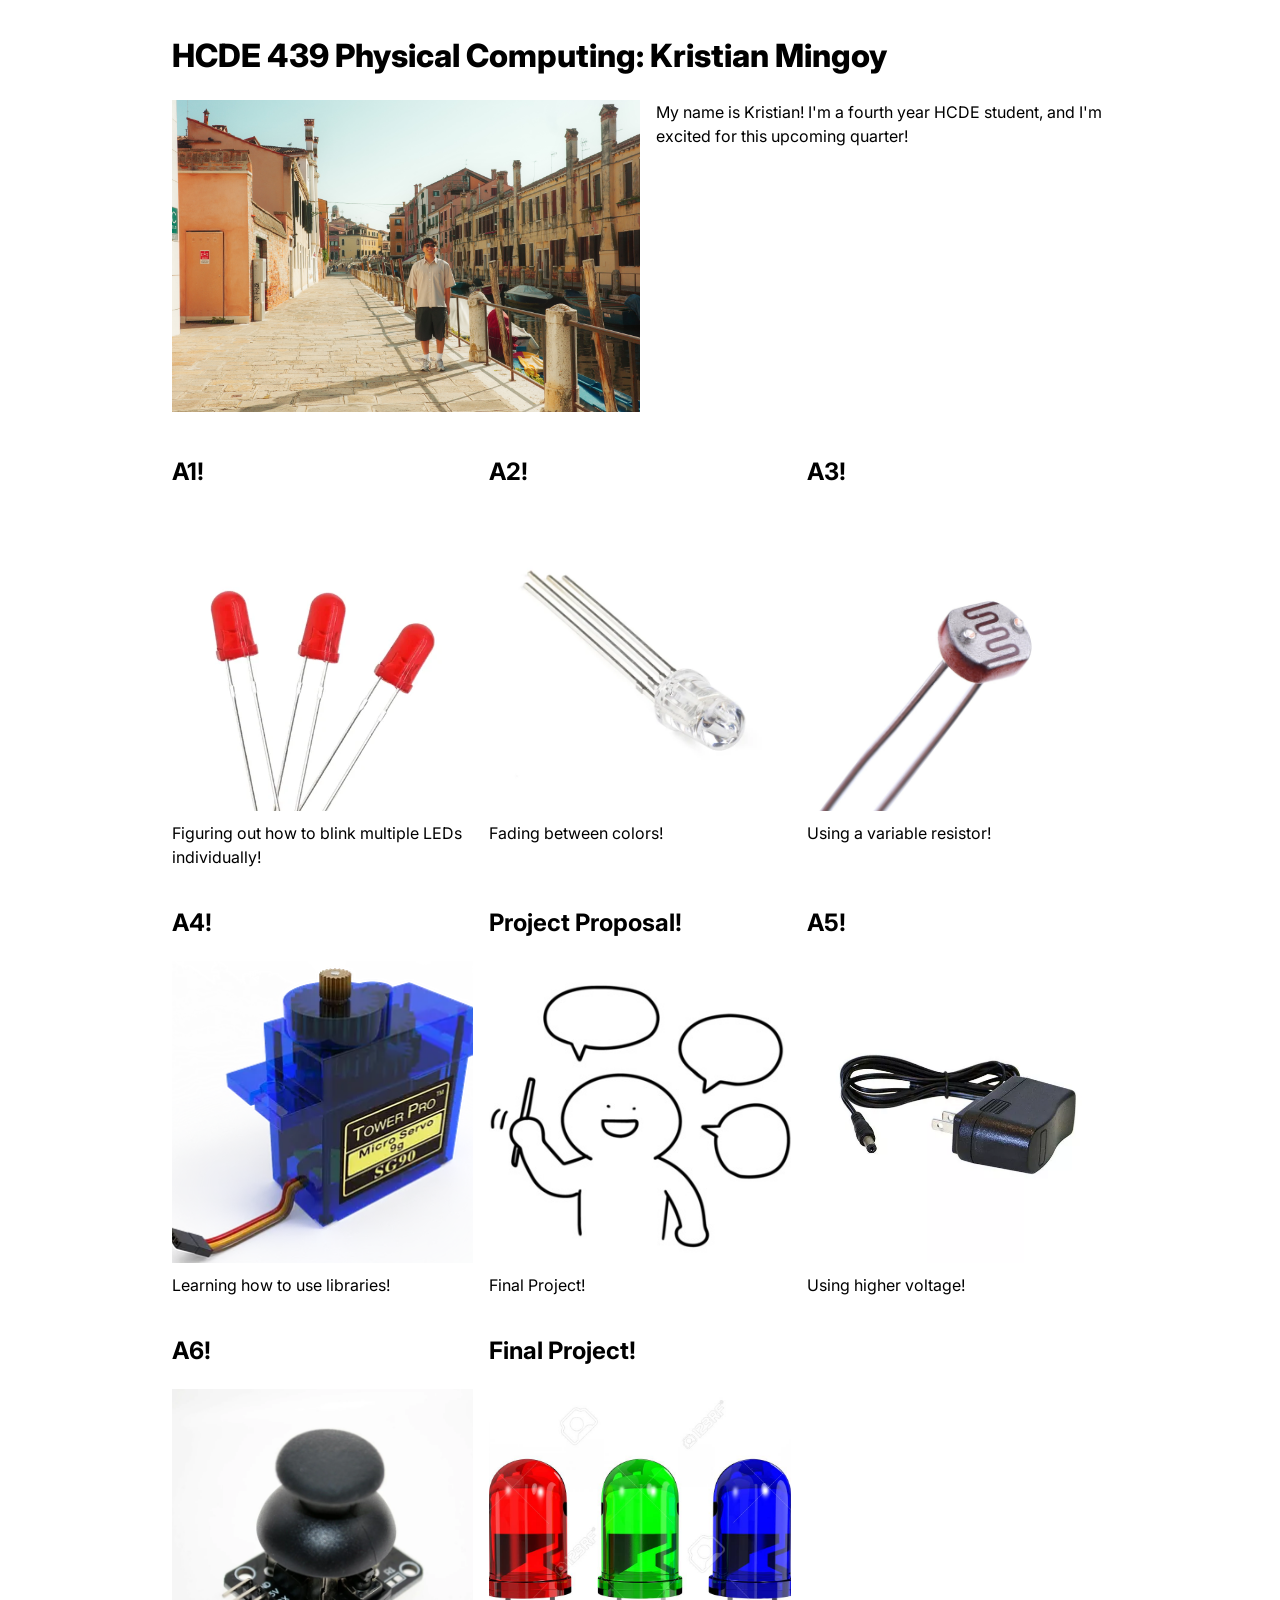
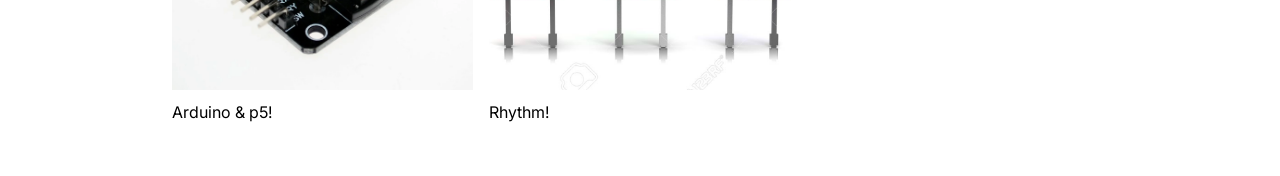
<file: 439/index.html>
<!DOCTYPE html>
<html>
  <head>
    <meta charset="utf-8" />
    <meta name="viewport" content="width=device-width, maximum-scale=1.0" />

    <title>HCDE 439 - Kristian Mingoy</title>

    <link href="style.css" rel="stylesheet" />
  </head>
  <body>
    <h1>HCDE 439 Physical Computing: Kristian Mingoy</h1>

    <div class="header">
      <img src="images/kmin.JPG" />
      <p>
        My name is Kristian! I'm a fourth year HCDE student, and I'm excited
        for this upcoming quarter!
      </p>
    </div>

    <div class="grid">
      <div class="assignment">
        <a href="a1.html">
          <h2>A1!</h2>
          <img src="images/A1-cover.webp" />
        </a>
        <p>Figuring out how to blink multiple LEDs individually!</p>
      </div>

      <div class="assignment">
        <a href="a2.html">
          <h2>A2!</h2>
          <img src="images/a2-cover.webp" />
        </a>
        <p>Fading between colors!</p>
      </div>

      <div class="assignment">
        <a href="a3.html">
          <h2>A3!</h2>
          <img src="images/a3-cover.jpg" />
        </a>
        <p>Using a variable resistor!</p>
      </div>

      <div class="assignment">
        <a href="a4.html">
          <h2>A4!</h2>
          <img src="images/a4-cover.png" />
        </a>
        <p>Learning how to use libraries!</p>
      </div>

      <div class="assignment">
        <a href="projectProposal.html">
          <h2>Project Proposal!</h2>
          <img src="images/pp-cover.jpeg" />
        </a>
        <p>Final Project!</p>
      </div>

      <div class="assignment">
        <a href="a5.html">
          <h2>A5!</h2>
          <img src="images/a5-cover.webp" />
        </a>
        <p>Using higher voltage!</p>
      </div>

      <div class="assignment">
        <a href="a6.html">
          <h2>A6!</h2>
          <img src="images/a6-cover.webp" />
        </a>
        <p>Arduino & p5!</p>
      </div>

      <div class="assignment">
        <a href="finalProject.html">
          <h2>Final Project!</h2>
          <img src="images/finalp-cover.jpg" />
        </a>
        <p>Rhythm!</p>
      </div>      
    </div>
  </body>
</html>
</file>
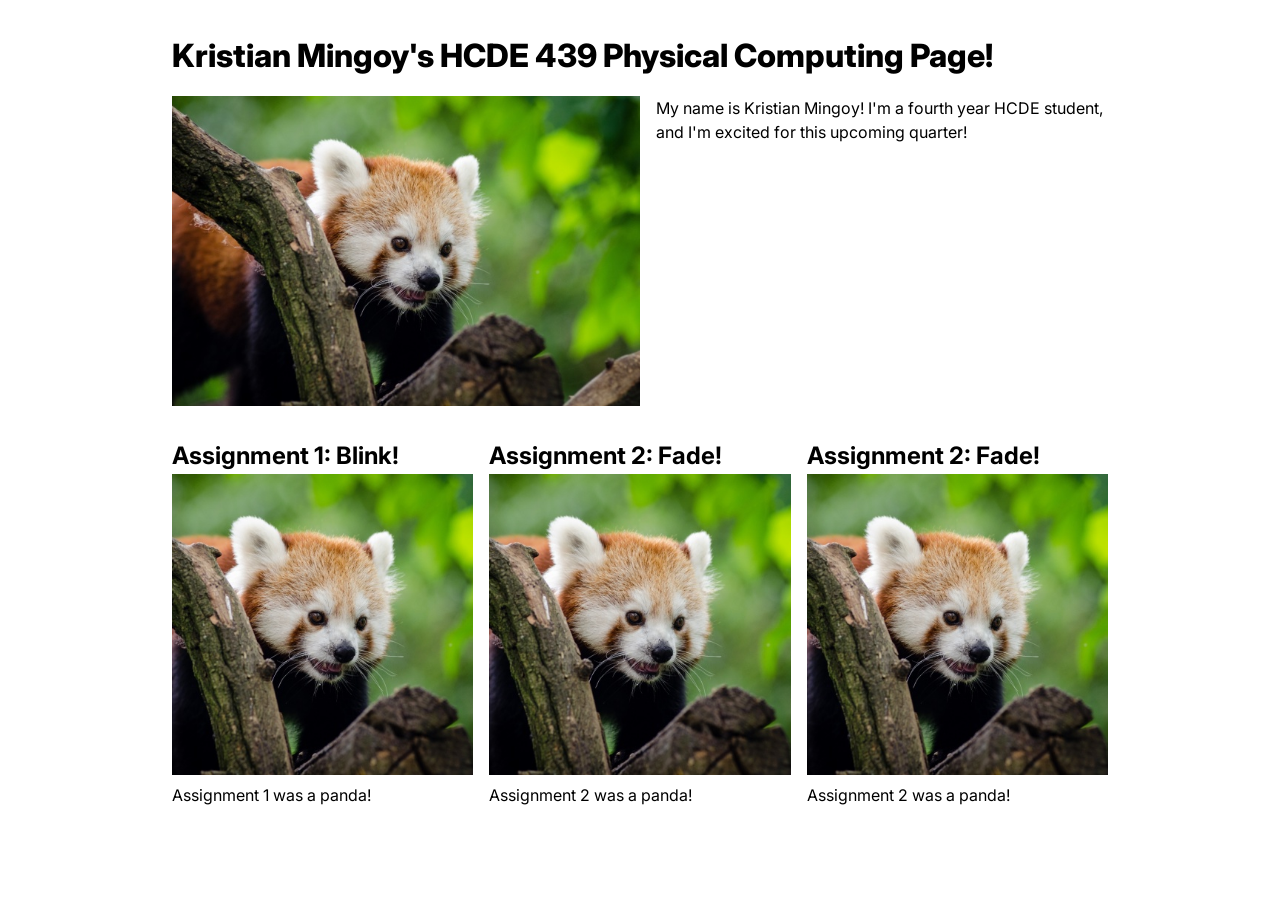
<file: template/index.html>
<!DOCTYPE html>
<html>
  <head>
    <meta charset="utf-8" />
    <meta name="viewport" content="width=device-width, maximum-scale=1.0" />

    <title>Kristian Mingoy's HCDE 439 Physical Computing Page!</title>

    <link href="style.css" rel="stylesheet" />
  </head>
  <body>
    <h1>Kristian Mingoy's HCDE 439 Physical Computing Page!</h1>

    <div class="header">
      <img src="red-panda.jpg" />
      <p>
        My name is Kristian Mingoy! I'm a fourth year HCDE student, and I'm excited
        for this upcoming quarter!
      </p>
    </div>

    <div class="grid">
      <div class="assignment">
        <a href="a1.html">
          <h2>Assignment 1: Blink!</h2>
          <img src="red-panda.jpg" />
        </a>
        <p>Assignment 1 was a panda!</p>
      </div>

      <div class="assignment">
        <a href="a2.html">
          <h2>Assignment 2: Fade!</h2>
          <img src="red-panda.jpg" />
        </a>
        <p>Assignment 2 was a panda!</p>
      </div>

      <div class="assignment">
        <a href="a2.html">
          <h2>Assignment 2: Fade!</h2>
          <img src="red-panda.jpg" />
        </a>
        <p>Assignment 2 was a panda!</p>
      </div>
    </div>
  </body>
</html>
</file>
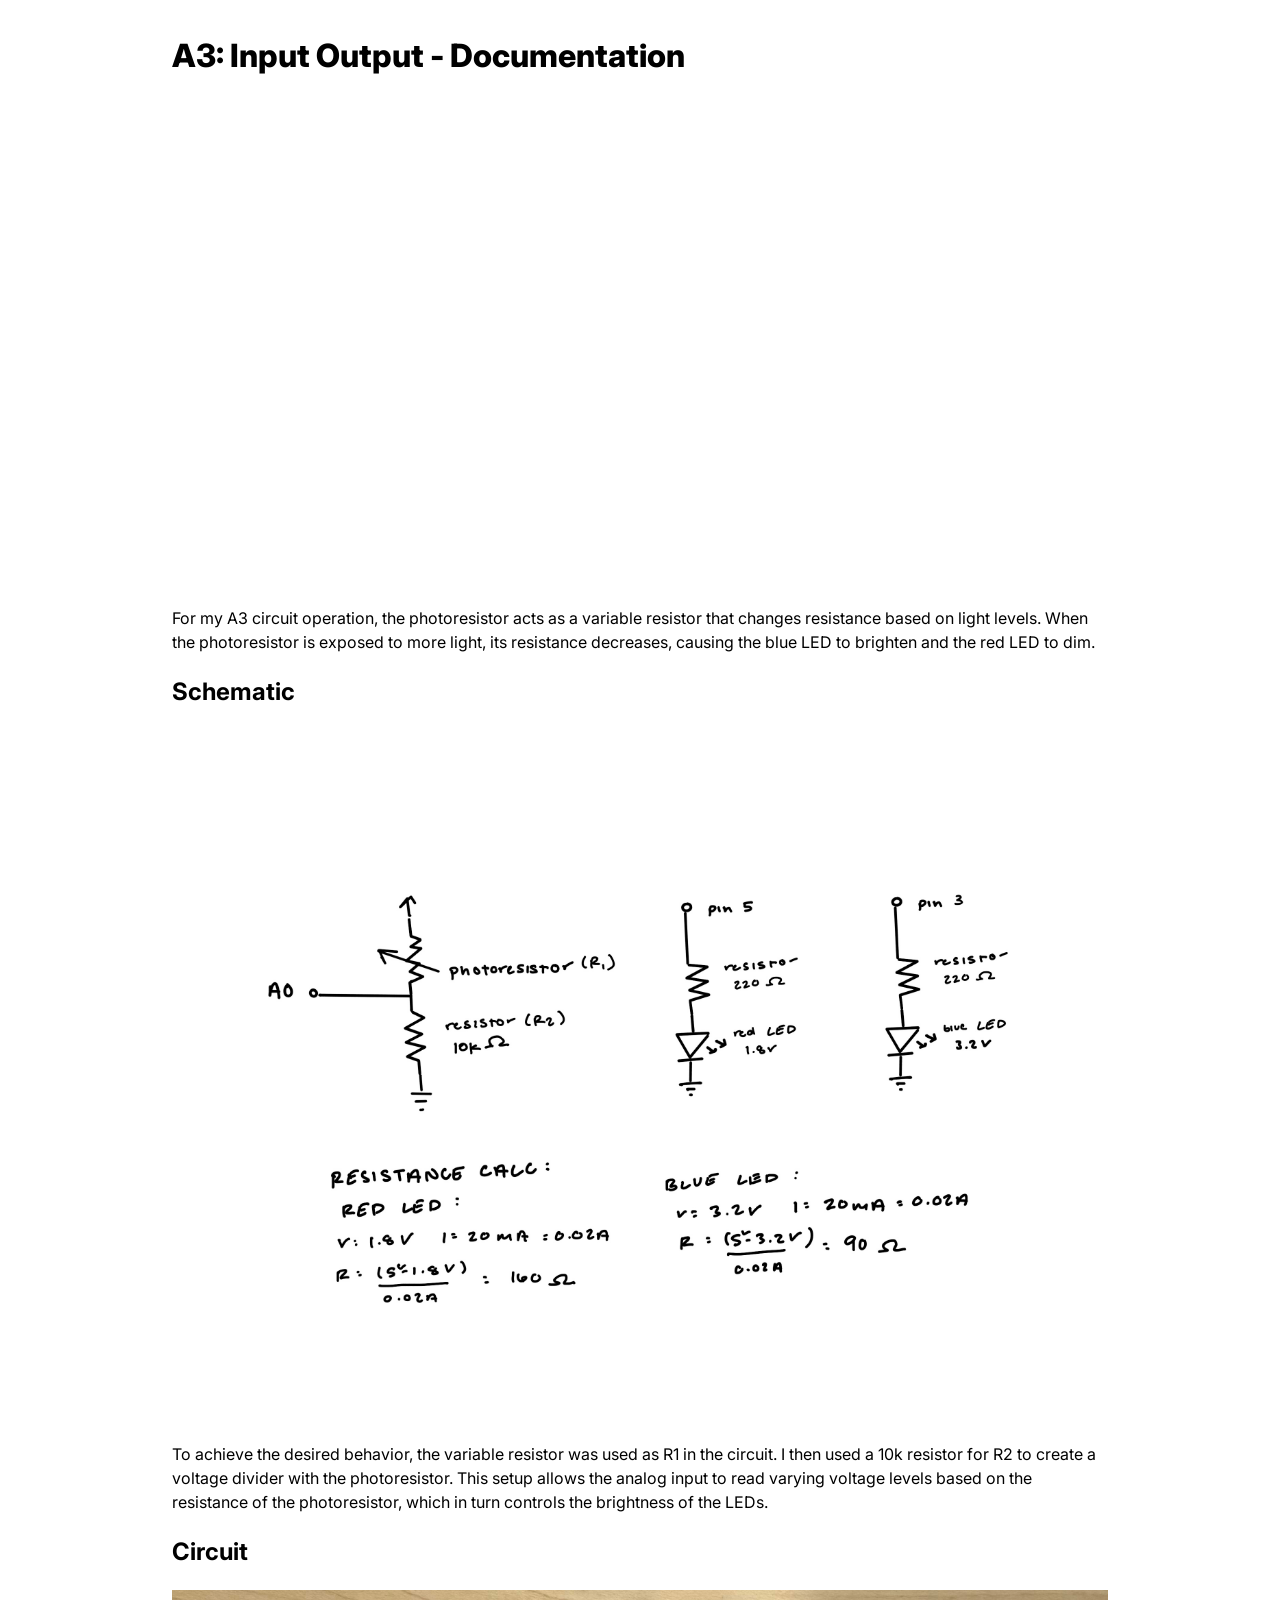
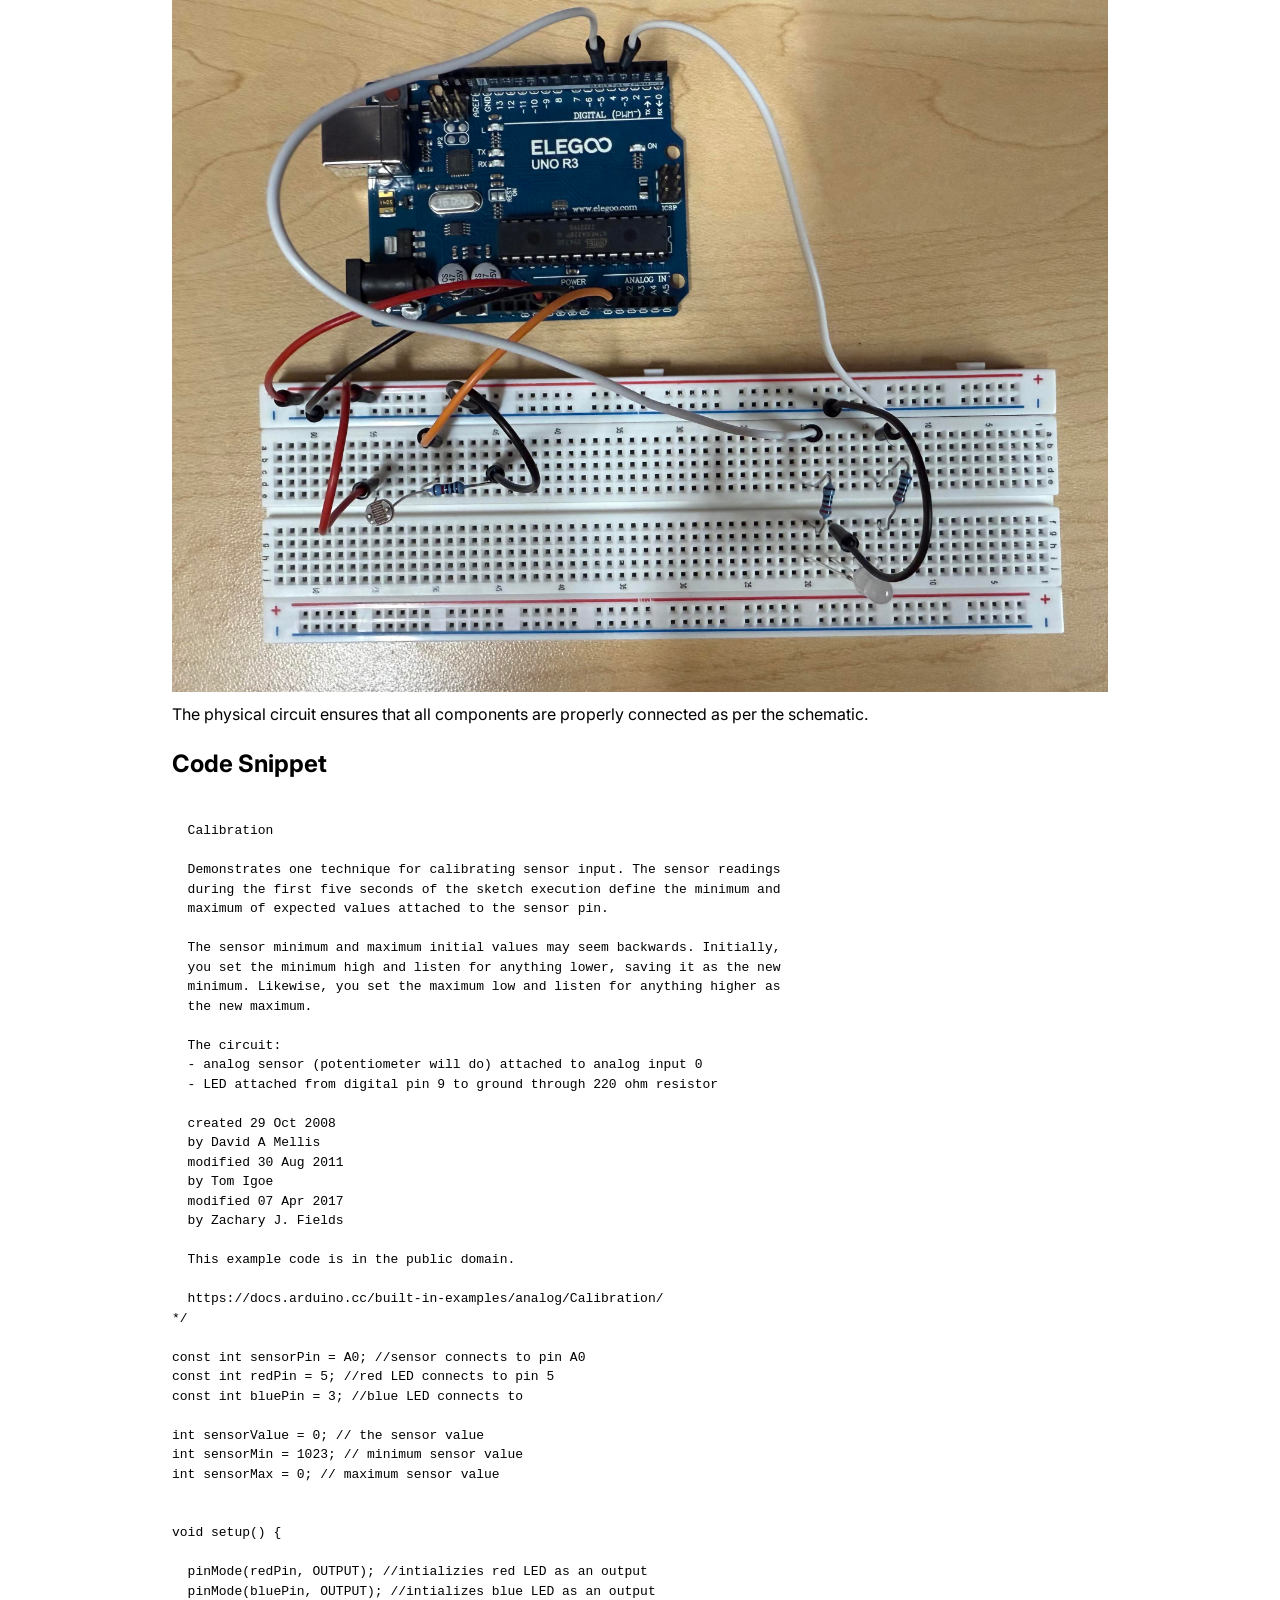
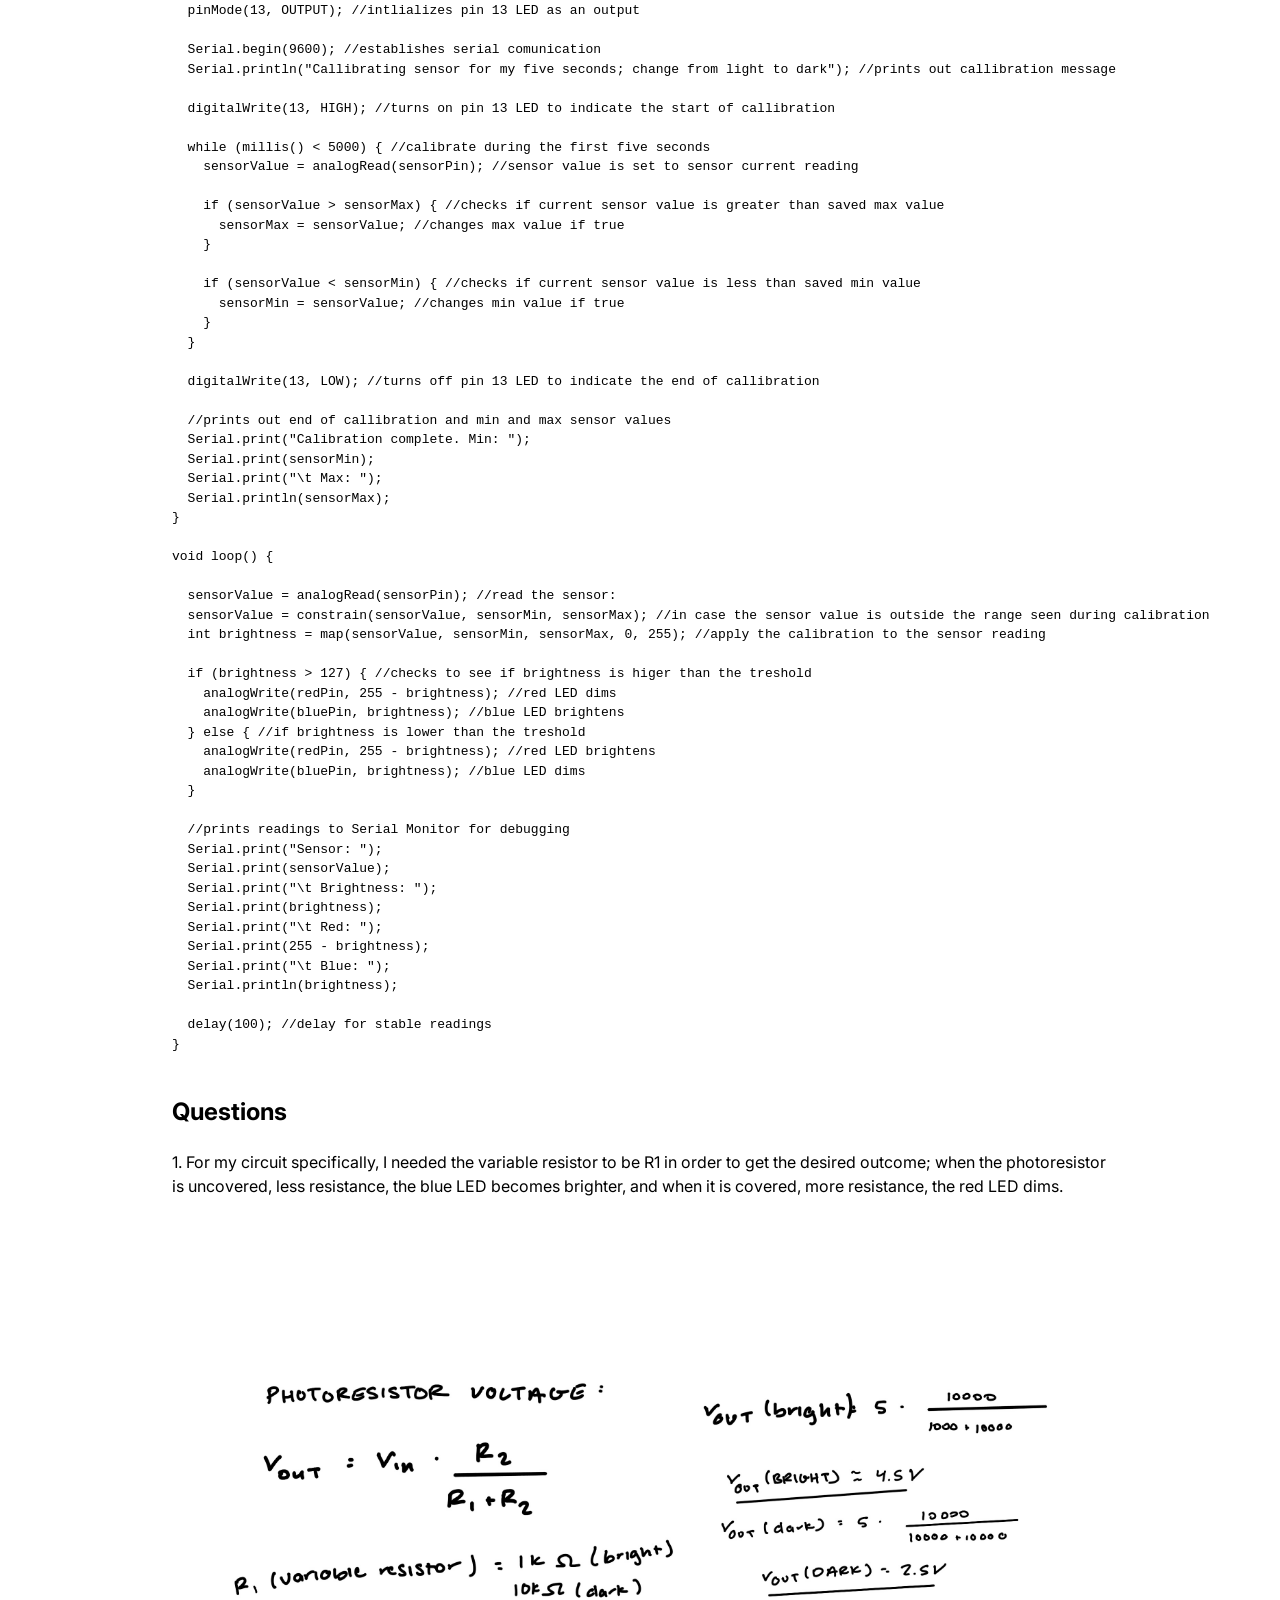
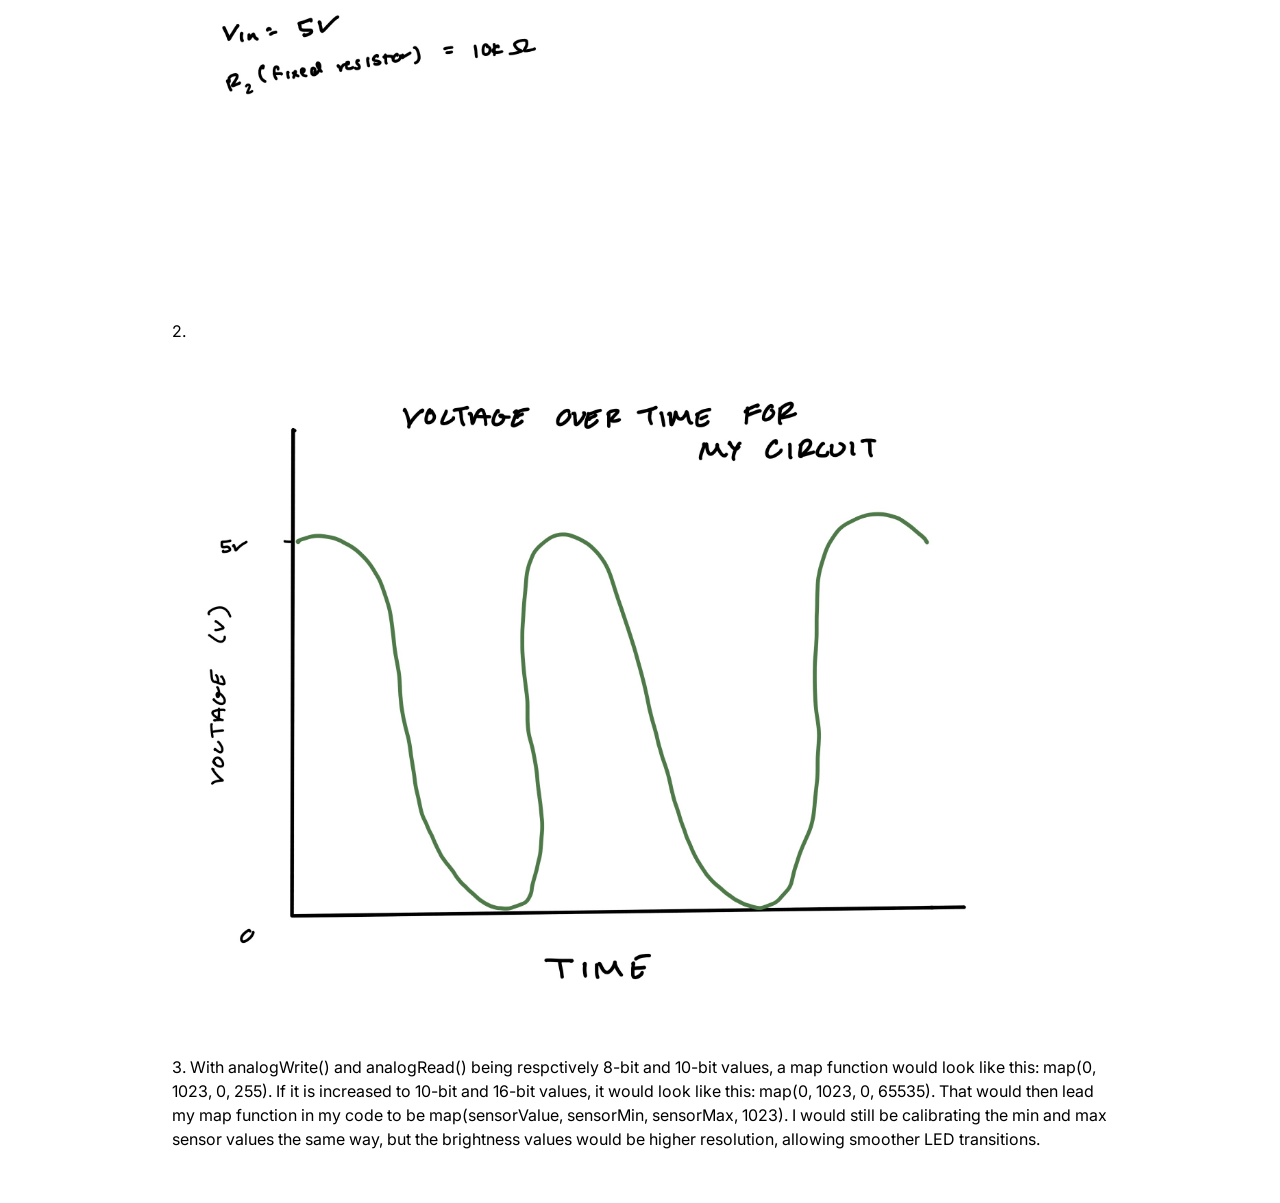
<file: 439/a3.html>
<!DOCTYPE html>
<html>
  <head>
    <meta charset="utf-8" />
    <meta name="viewport" content="width=device-width, maximum-scale=1.0" />

    <title>A3: Input Output - Kristian Mingoy</title>

    <link href="style.css" rel="stylesheet" type="text/css" />
  </head>
  <body>
    <header>
      <h1>A3: Input Output - Documentation</h1>
    </header>

    <section>
      <iframe 
          width="100%" height="500" 
          src="https://www.youtube.com/embed/OJOdx2E4aPw?si=Nj1geISxm1r_1ZGv"
          title="A3 Circuit Operation Video" 
          frameborder="0" 
          allow="accelerometer; autoplay; clipboard-write; encrypted-media; gyroscope; picture-in-picture" 
          allowfullscreen>
      </iframe>
      <p> For my A3 circuit operation, the photoresistor acts as a variable resistor that changes resistance based on light levels. 
      When the photoresistor is exposed to more light, its resistance decreases, causing the blue LED to brighten and the red LED to dim.
      </p>
    </section>

    <section>
      <h2>Schematic</h2>
      <img src="images/A3-schematic.jpg" /> 
      <p> To achieve the desired behavior, the variable resistor was used as R1 in the circuit. I then used a 10k resistor for R2 to create a voltage divider with the photoresistor. 
        This setup allows the analog input to read varying voltage levels based on the resistance of the photoresistor, which in turn controls the brightness of the LEDs.
      </p>
    </section>

     <section>
      <h2>Circuit</h2>
      <img src="images/A3-circuit.jpg" /> 
      <p> The physical circuit ensures that all components are properly connected as per the schematic.
      </p> 
    </section>

    <section>
      <h2>Code Snippet</h2>
      <pre><code>
  Calibration

  Demonstrates one technique for calibrating sensor input. The sensor readings
  during the first five seconds of the sketch execution define the minimum and
  maximum of expected values attached to the sensor pin.

  The sensor minimum and maximum initial values may seem backwards. Initially,
  you set the minimum high and listen for anything lower, saving it as the new
  minimum. Likewise, you set the maximum low and listen for anything higher as
  the new maximum.

  The circuit:
  - analog sensor (potentiometer will do) attached to analog input 0
  - LED attached from digital pin 9 to ground through 220 ohm resistor

  created 29 Oct 2008
  by David A Mellis
  modified 30 Aug 2011
  by Tom Igoe
  modified 07 Apr 2017
  by Zachary J. Fields

  This example code is in the public domain.

  https://docs.arduino.cc/built-in-examples/analog/Calibration/
*/

const int sensorPin = A0; //sensor connects to pin A0
const int redPin = 5; //red LED connects to pin 5
const int bluePin = 3; //blue LED connects to 

int sensorValue = 0; // the sensor value
int sensorMin = 1023; // minimum sensor value
int sensorMax = 0; // maximum sensor value


void setup() {

  pinMode(redPin, OUTPUT); //intializies red LED as an output
  pinMode(bluePin, OUTPUT); //intializes blue LED as an output
  pinMode(13, OUTPUT); //intlializes pin 13 LED as an output

  Serial.begin(9600); //establishes serial comunication
  Serial.println("Callibrating sensor for my five seconds; change from light to dark"); //prints out callibration message

  digitalWrite(13, HIGH); //turns on pin 13 LED to indicate the start of callibration

  while (millis() < 5000) { //calibrate during the first five seconds
    sensorValue = analogRead(sensorPin); //sensor value is set to sensor current reading

    if (sensorValue > sensorMax) { //checks if current sensor value is greater than saved max value
      sensorMax = sensorValue; //changes max value if true
    }

    if (sensorValue < sensorMin) { //checks if current sensor value is less than saved min value
      sensorMin = sensorValue; //changes min value if true
    }
  }

  digitalWrite(13, LOW); //turns off pin 13 LED to indicate the end of callibration
  
  //prints out end of callibration and min and max sensor values
  Serial.print("Calibration complete. Min: ");
  Serial.print(sensorMin);
  Serial.print("\t Max: ");
  Serial.println(sensorMax);
}

void loop() {

  sensorValue = analogRead(sensorPin); //read the sensor:
  sensorValue = constrain(sensorValue, sensorMin, sensorMax); //in case the sensor value is outside the range seen during calibration
  int brightness = map(sensorValue, sensorMin, sensorMax, 0, 255); //apply the calibration to the sensor reading
  
  if (brightness > 127) { //checks to see if brightness is higer than the treshold 
    analogWrite(redPin, 255 - brightness); //red LED dims
    analogWrite(bluePin, brightness); //blue LED brightens 
  } else { //if brightness is lower than the treshold
    analogWrite(redPin, 255 - brightness); //red LED brightens 
    analogWrite(bluePin, brightness); //blue LED dims
  }

  //prints readings to Serial Monitor for debugging
  Serial.print("Sensor: ");
  Serial.print(sensorValue);
  Serial.print("\t Brightness: ");
  Serial.print(brightness);
  Serial.print("\t Red: ");
  Serial.print(255 - brightness);
  Serial.print("\t Blue: ");
  Serial.println(brightness);

  delay(100); //delay for stable readings
}
      </code></pre>
      <p> 
      </p>
    </section>

    </section>
      <h2>Questions</h2>
      <p> 1. For my circuit specifically, I needed the variable resistor to be R1 in order to get the desired outcome; 
        when the photoresistor is uncovered, less resistance, the blue LED becomes brighter, 
        and when it is covered, more resistance, the red LED dims.
        <img src="images/A3-q1.jpg" /> 
      </p> 2. 
        <img src="images/A3-q2.jpg" /> 
      <p> 3. With analogWrite() and analogRead() being respctively 8-bit and 10-bit values, 
        a map function would look like this: map(0, 1023, 0, 255). If it is increased to 10-bit and 
        16-bit values, it would look like this: map(0, 1023, 0, 65535). That would then lead my map function in my code 
        to be map(sensorValue, sensorMin, sensorMax, 1023). I would still be calibrating the min and 
        max sensor values the same way, but the brightness values would be higher resolution, allowing smoother
        LED transitions. 
      </p> 
      <p>
      </p> 
      <p>
      </p>
  </body>
</html>
</file>
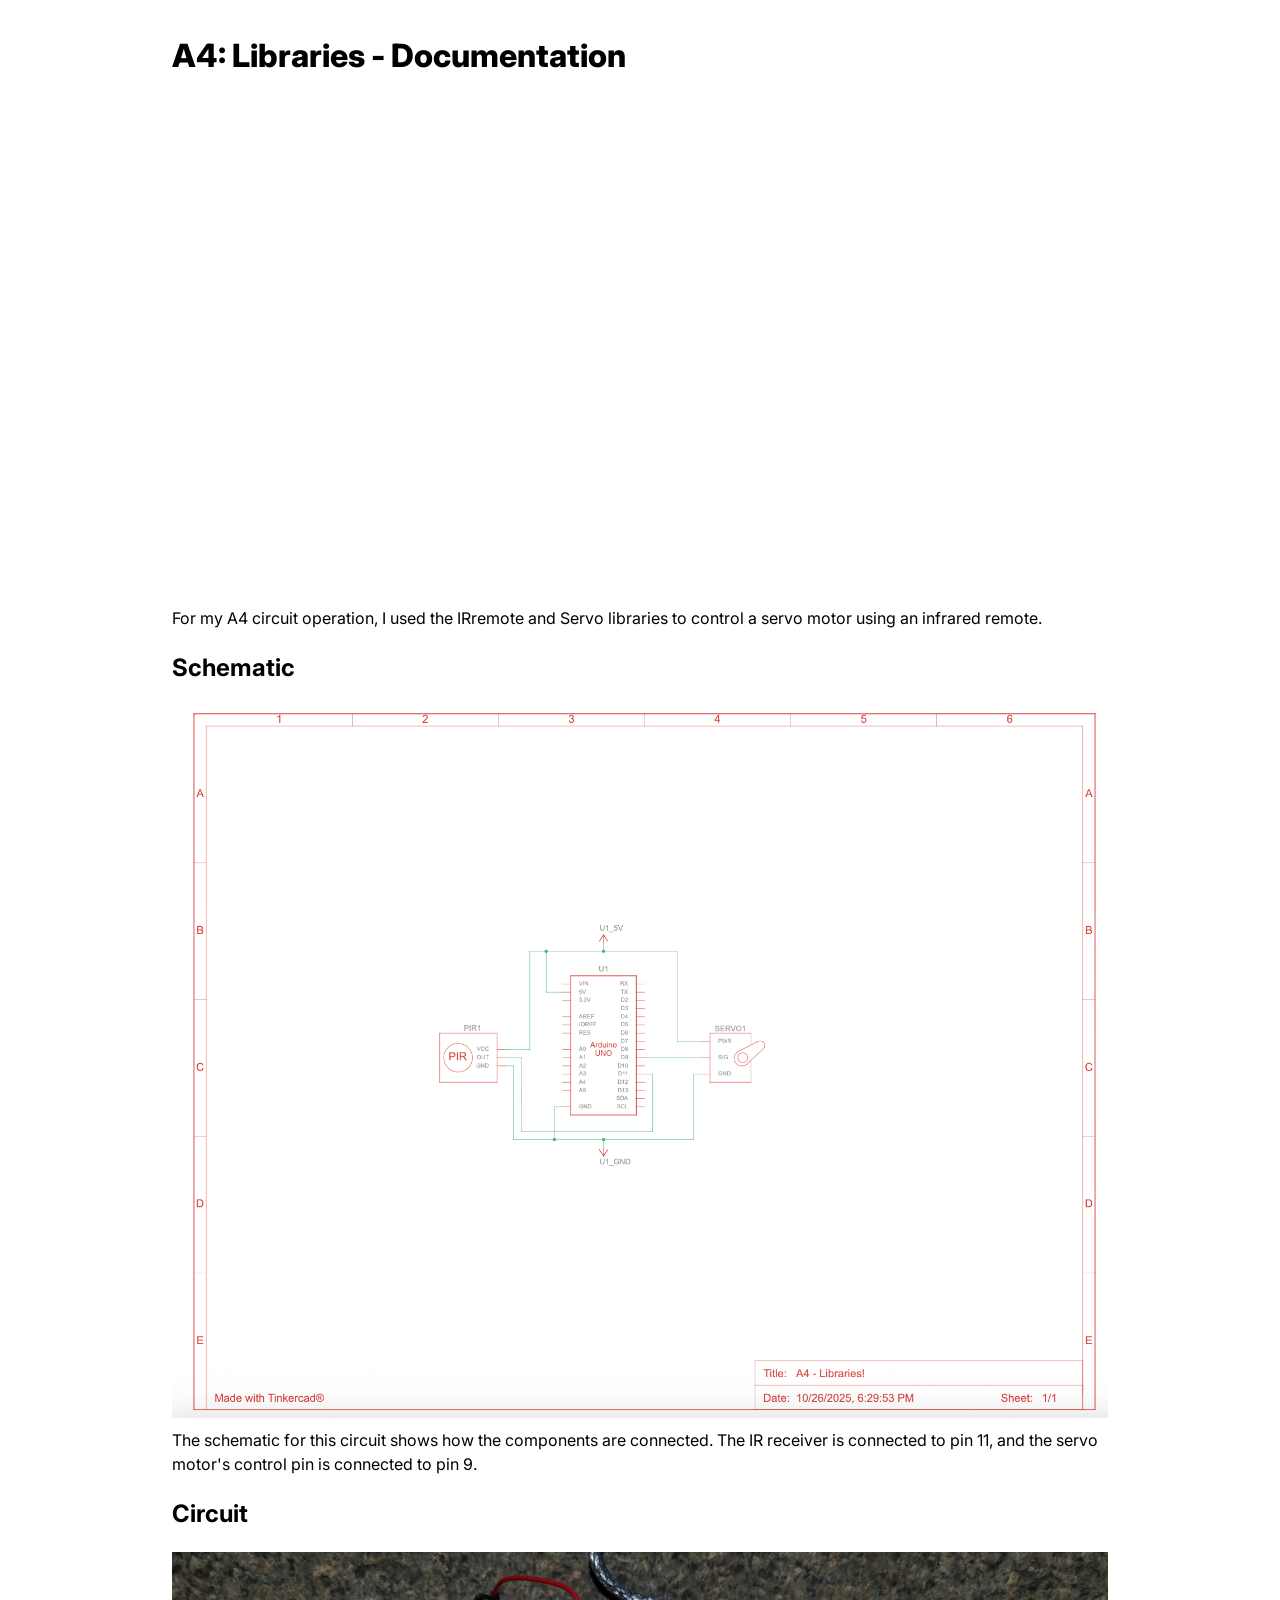
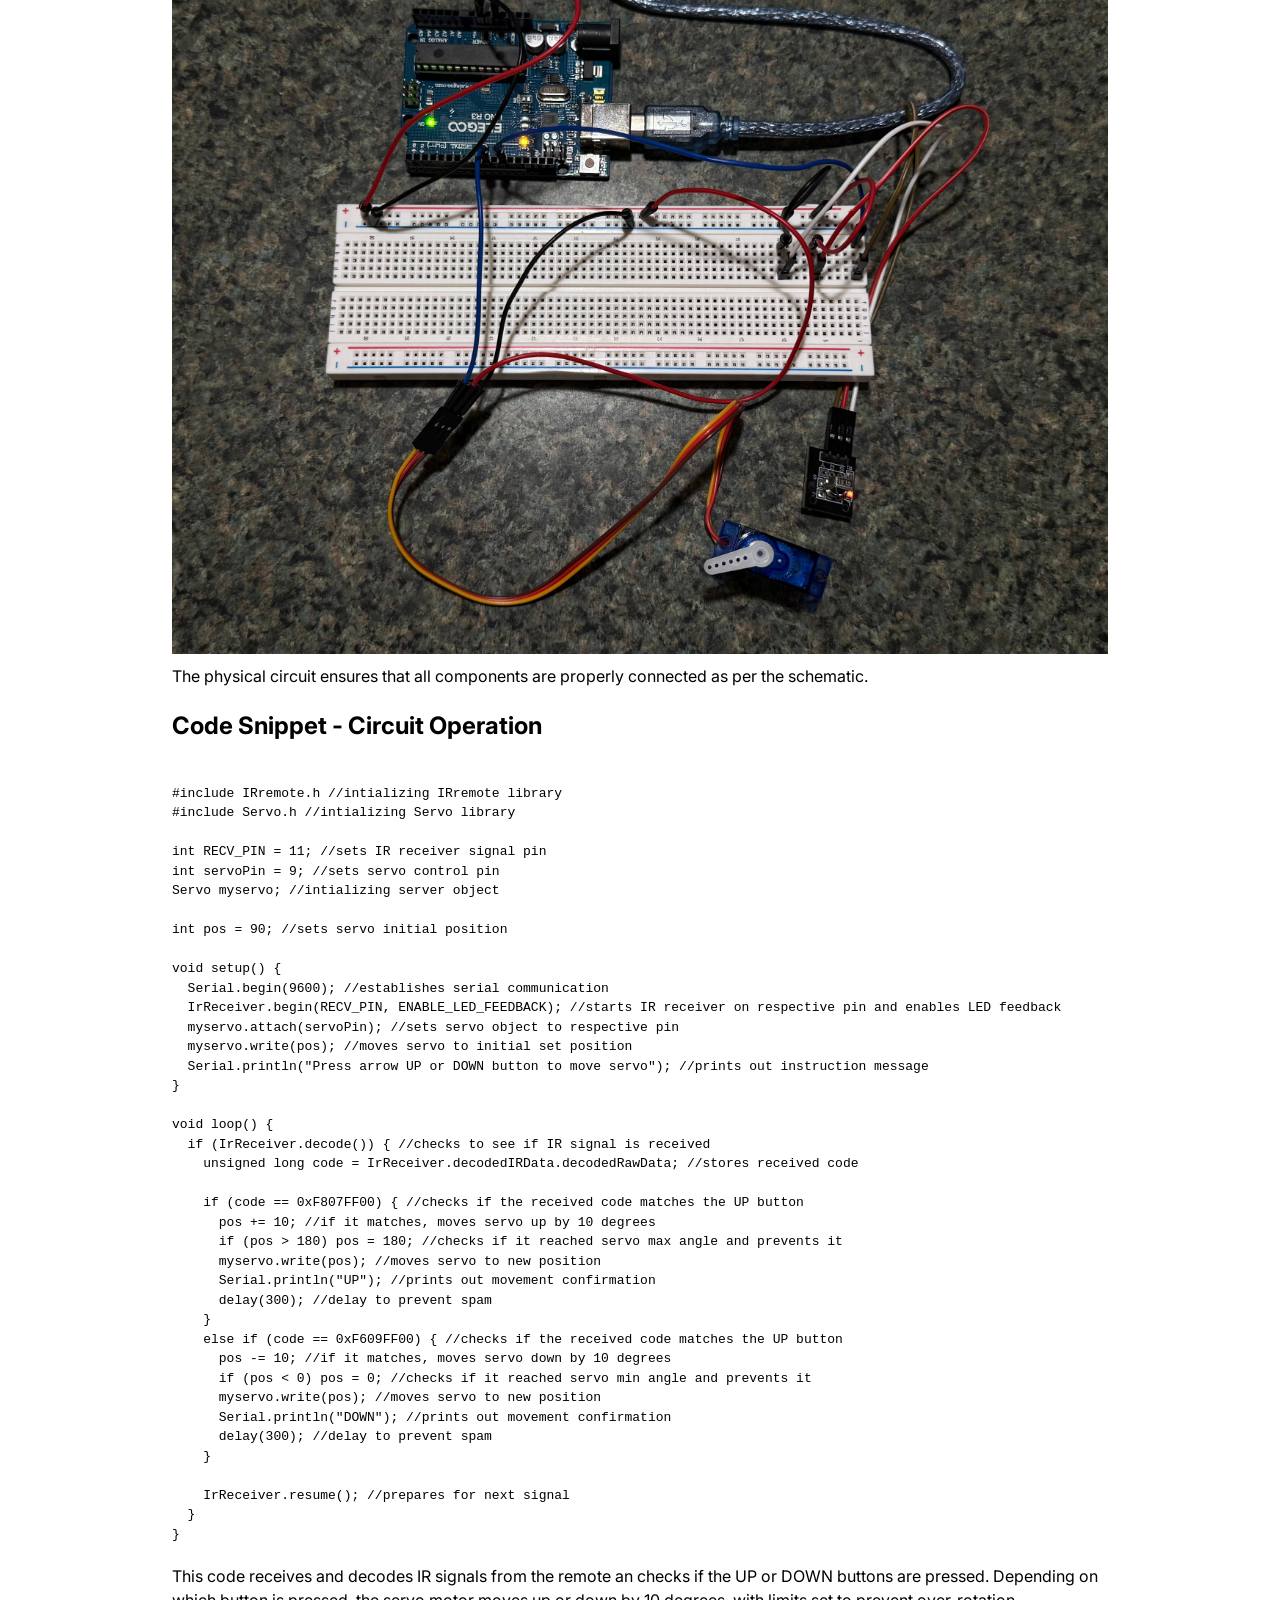
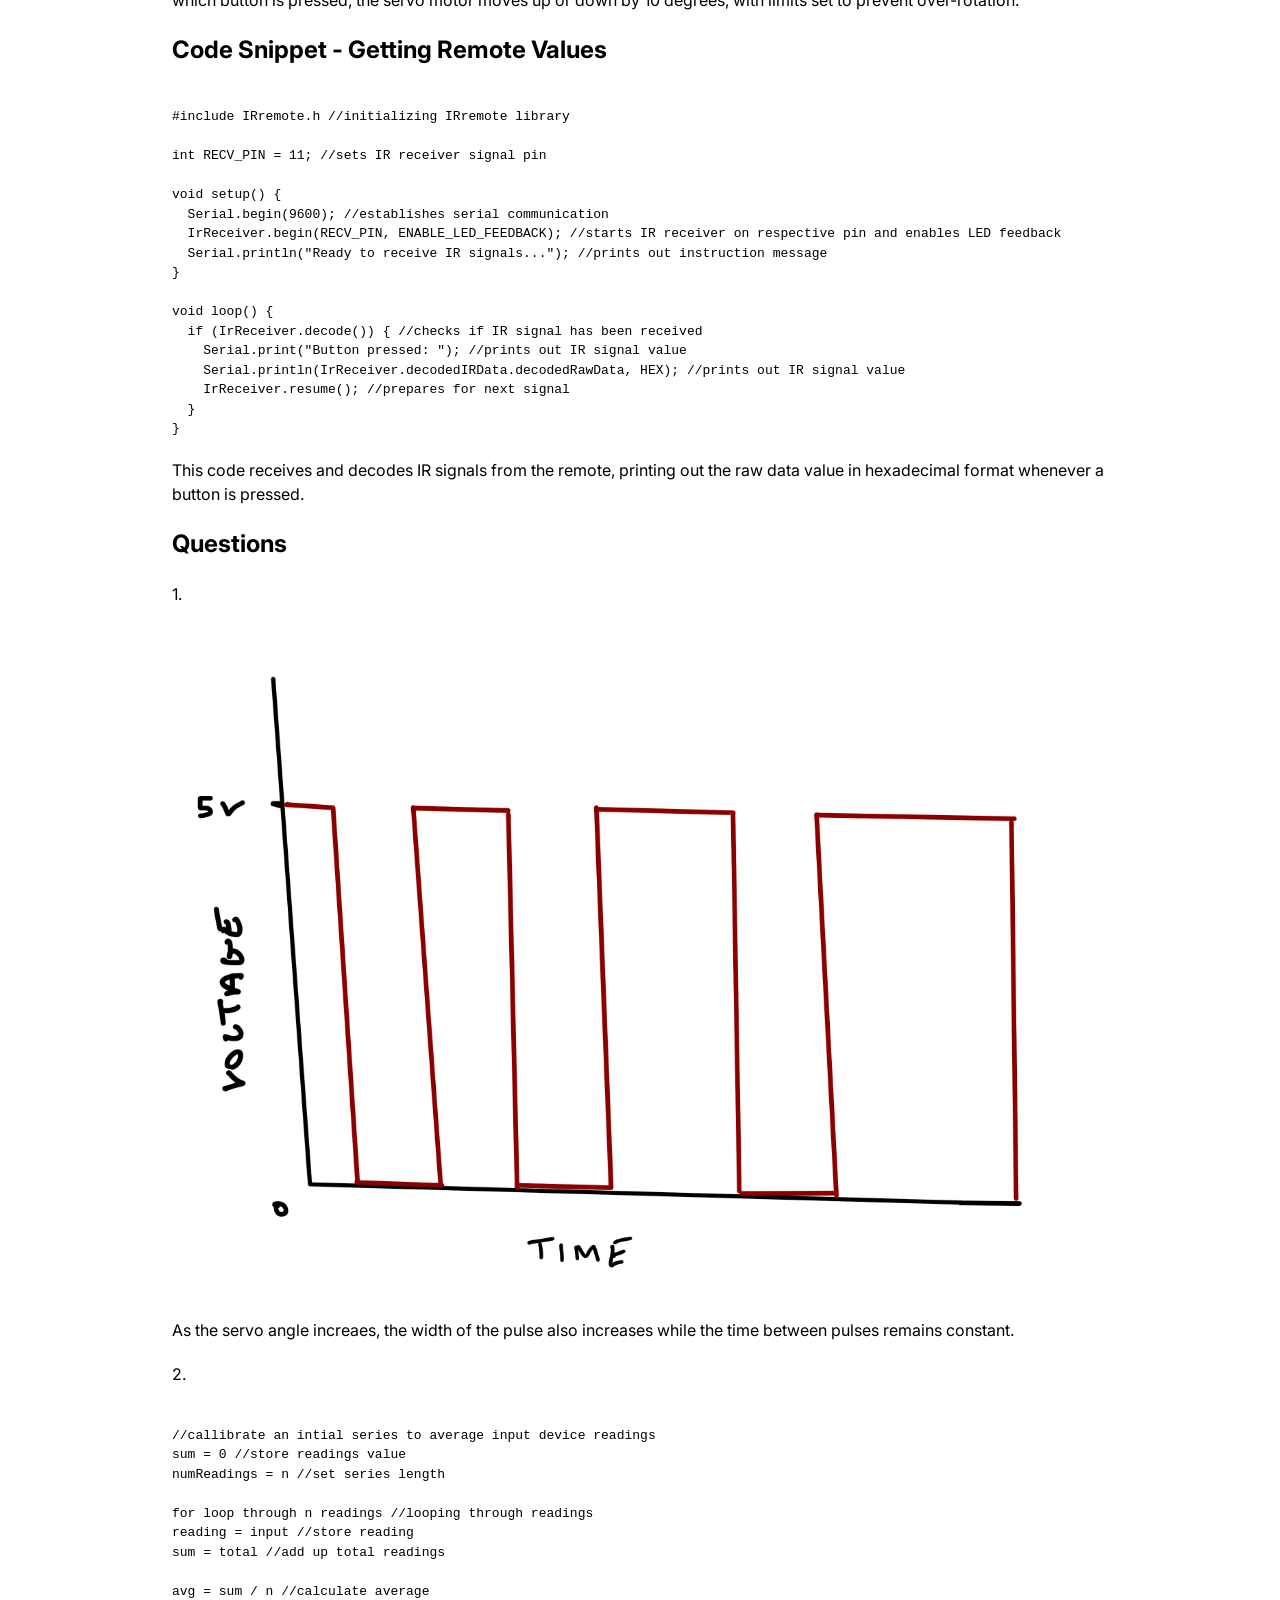
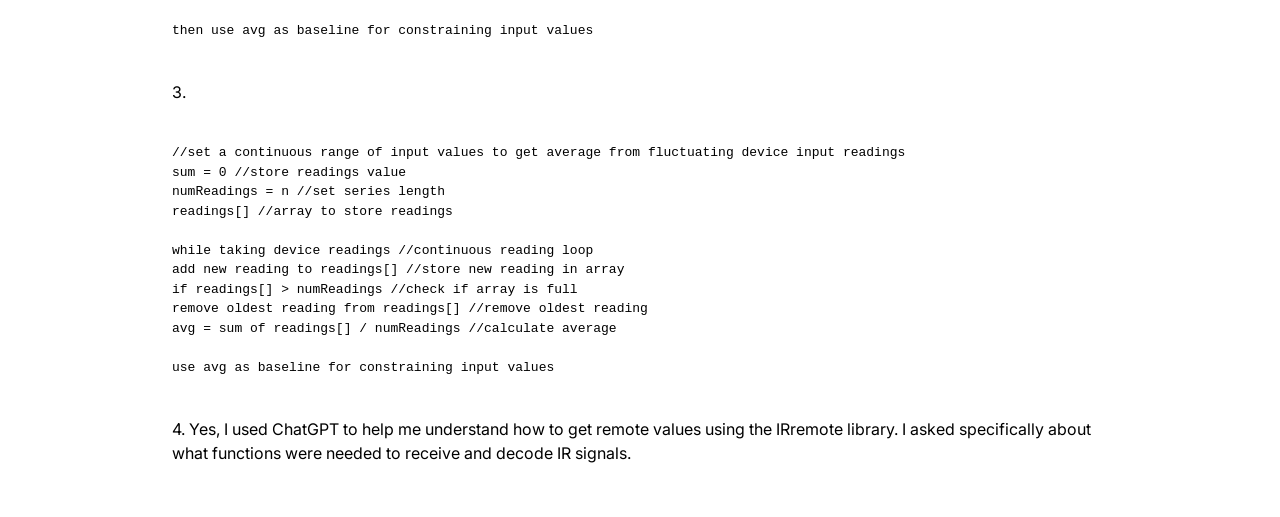
<file: 439/a4.html>
<!DOCTYPE html>
<html>
  <head>
    <meta charset="utf-8" />
    <meta name="viewport" content="width=device-width, maximum-scale=1.0" />

    <title>A4: Libraries - Kristian Mingoy</title>

    <link href="style.css" rel="stylesheet" type="text/css" />
  </head>
  <body>
    <header>
      <h1>A4: Libraries - Documentation</h1>
    </header>

    <section>
      <iframe 
          width="100%" height="500" 
          src="https://www.youtube.com/embed/n8qhSHS_2Ow?si=tIKbj-KLWM1WIjEC"
          title="A3 Circuit Operation Video" 
          frameborder="0" 
          allow="accelerometer; autoplay; clipboard-write; encrypted-media; gyroscope; picture-in-picture" 
          allowfullscreen>
      </iframe>
      <p> For my A4 circuit operation, I used the IRremote and Servo libraries to control a servo motor using an infrared remote.
      </p>
    </section>

    <section>
      <h2>Schematic</h2>
      <img src="images/A4-schematic.png" /> 
      <p> The schematic for this circuit shows how the components are connected. The IR receiver is connected to pin 11, 
        and the servo motor's control pin is connected to pin 9.
      </p>
    </section>

     <section>
      <h2>Circuit</h2>
      <img src="images/A4-circuit.jpg" /> 
      <p> The physical circuit ensures that all components are properly connected as per the schematic.
      </p> 
    </section>

    <section>
      <h2>Code Snippet - Circuit Operation</h2>
      <pre><code>
#include IRremote.h //intializing IRremote library
#include Servo.h //intializing Servo library 

int RECV_PIN = 11; //sets IR receiver signal pin
int servoPin = 9; //sets servo control pin
Servo myservo; //intializing server object

int pos = 90; //sets servo initial position

void setup() {
  Serial.begin(9600); //establishes serial communication
  IrReceiver.begin(RECV_PIN, ENABLE_LED_FEEDBACK); //starts IR receiver on respective pin and enables LED feedback
  myservo.attach(servoPin); //sets servo object to respective pin
  myservo.write(pos); //moves servo to initial set position 
  Serial.println("Press arrow UP or DOWN button to move servo"); //prints out instruction message
}

void loop() {
  if (IrReceiver.decode()) { //checks to see if IR signal is received 
    unsigned long code = IrReceiver.decodedIRData.decodedRawData; //stores received code 

    if (code == 0xF807FF00) { //checks if the received code matches the UP button
      pos += 10; //if it matches, moves servo up by 10 degrees 
      if (pos > 180) pos = 180; //checks if it reached servo max angle and prevents it
      myservo.write(pos); //moves servo to new position
      Serial.println("UP"); //prints out movement confirmation
      delay(300); //delay to prevent spam
    } 
    else if (code == 0xF609FF00) { //checks if the received code matches the UP button
      pos -= 10; //if it matches, moves servo down by 10 degrees 
      if (pos < 0) pos = 0; //checks if it reached servo min angle and prevents it
      myservo.write(pos); //moves servo to new position
      Serial.println("DOWN"); //prints out movement confirmation
      delay(300); //delay to prevent spam
    }

    IrReceiver.resume(); //prepares for next signal
  }
}
      </code></pre>
      <p> This code receives and decodes IR signals from the remote an checks if the UP or DOWN buttons are pressed.
        Depending on which button is pressed, the servo motor moves up or down by 10 degrees, with limits set to prevent over-rotation.
      </p>
    </section>

    <section>
      <h2>Code Snippet - Getting Remote Values</h2>
      <pre><code>
#include IRremote.h //initializing IRremote library

int RECV_PIN = 11; //sets IR receiver signal pin 

void setup() {
  Serial.begin(9600); //establishes serial communication
  IrReceiver.begin(RECV_PIN, ENABLE_LED_FEEDBACK); //starts IR receiver on respective pin and enables LED feedback
  Serial.println("Ready to receive IR signals..."); //prints out instruction message 
}

void loop() {
  if (IrReceiver.decode()) { //checks if IR signal has been received
    Serial.print("Button pressed: "); //prints out IR signal value
    Serial.println(IrReceiver.decodedIRData.decodedRawData, HEX); //prints out IR signal value
    IrReceiver.resume(); //prepares for next signal
  }
}
      </code></pre>
      <p> This code receives and decodes IR signals from the remote, printing out the raw data value in hexadecimal format
        whenever a button is pressed.
      </p>
    </section>

    </section>
      <h2>Questions</h2>
      <p> 1.
        <img src="images/A4-q1.jpg" /> 
        As the servo angle increaes, the width of the pulse also increases while the time between pulses remains constant.
      </p> 
      <p> 2.
        <pre><code>
//callibrate an intial series to average input device readings
sum = 0 //store readings value
numReadings = n //set series length

for loop through n readings //looping through readings
reading = input //store reading
sum = total //add up total readings

avg = sum / n //calculate average

then use avg as baseline for constraining input values
        </code></pre>
      </p>
      <p> 3.
        <pre><code>
//set a continuous range of input values to get average from fluctuating device input readings
sum = 0 //store readings value
numReadings = n //set series length
readings[] //array to store readings

while taking device readings //continuous reading loop
add new reading to readings[] //store new reading in array
if readings[] > numReadings //check if array is full
remove oldest reading from readings[] //remove oldest reading
avg = sum of readings[] / numReadings //calculate average

use avg as baseline for constraining input values
        </code></pre>
      </p> 
      <p> 4. Yes, I used ChatGPT to help me understand how to get remote values using the IRremote library. I asked specifically
        about what functions were needed to receive and decode IR signals. 
      </p> 
  </body>
</html>
</file>
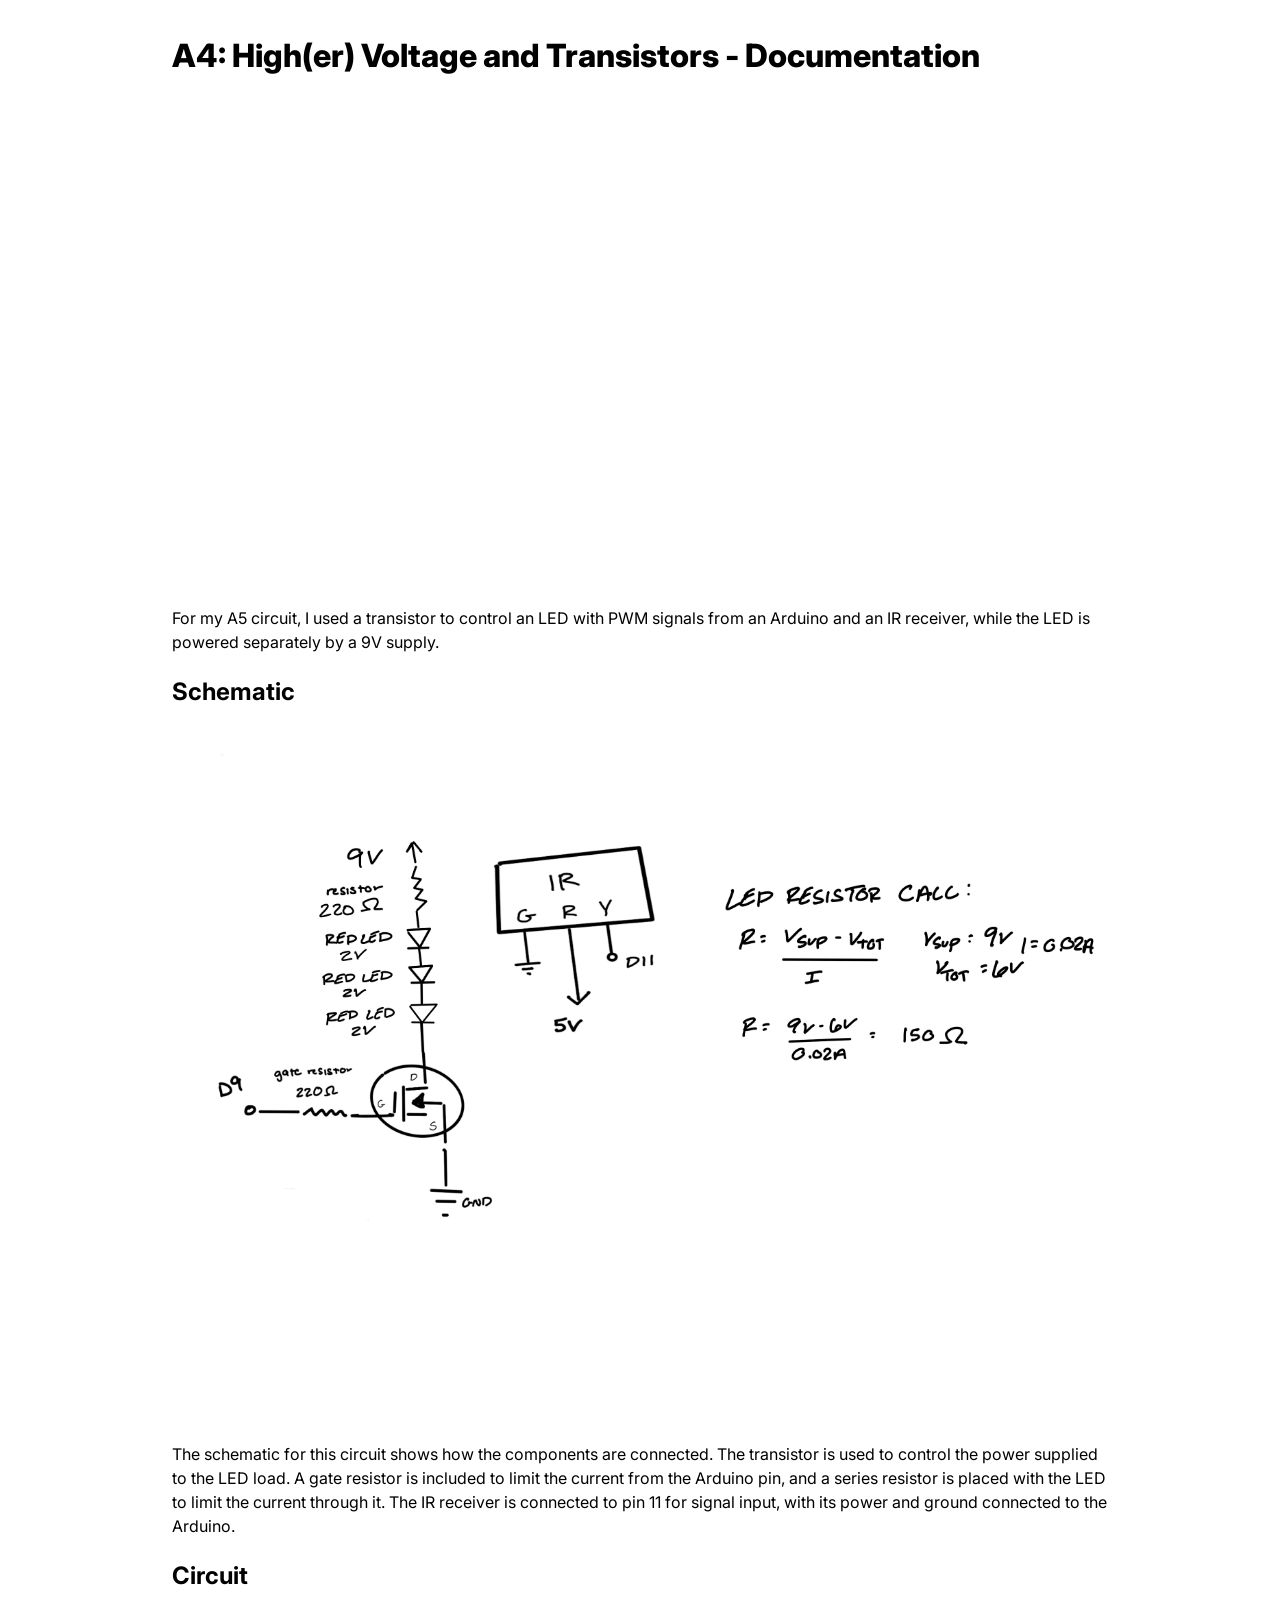
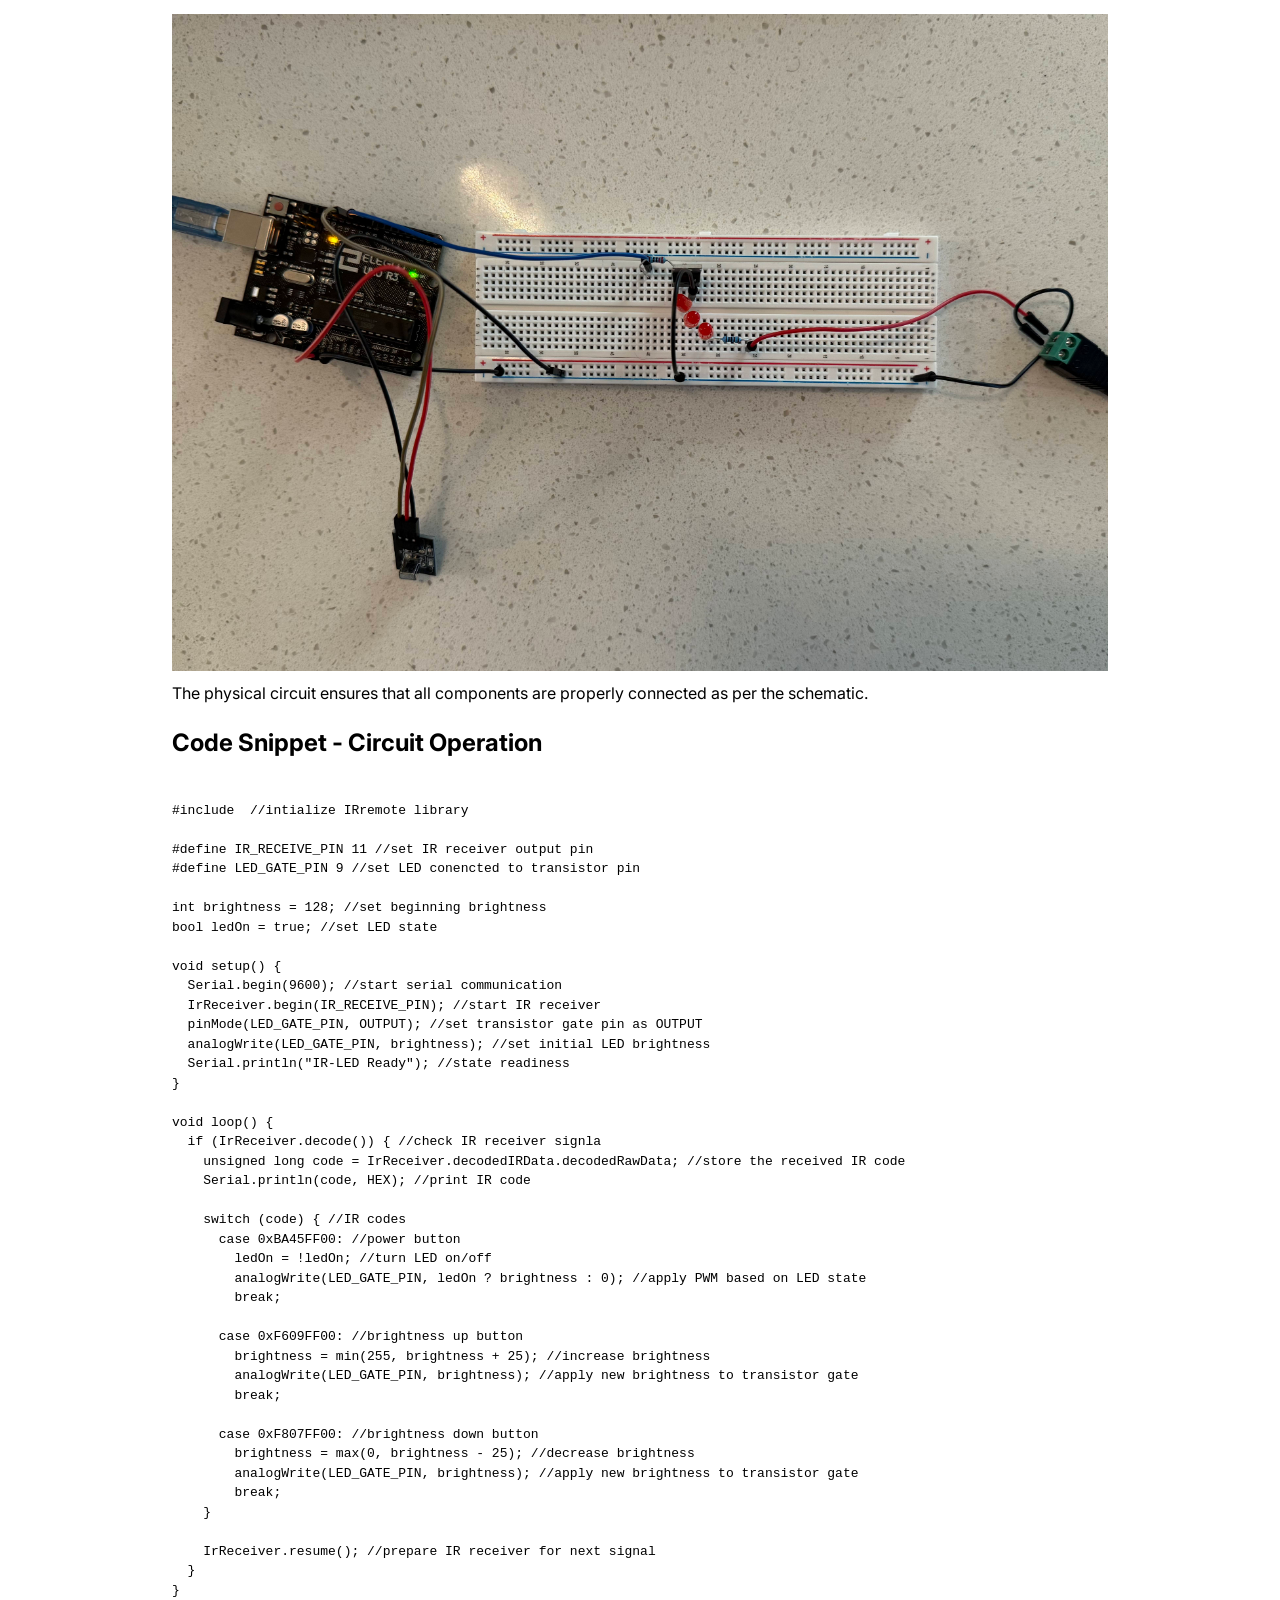
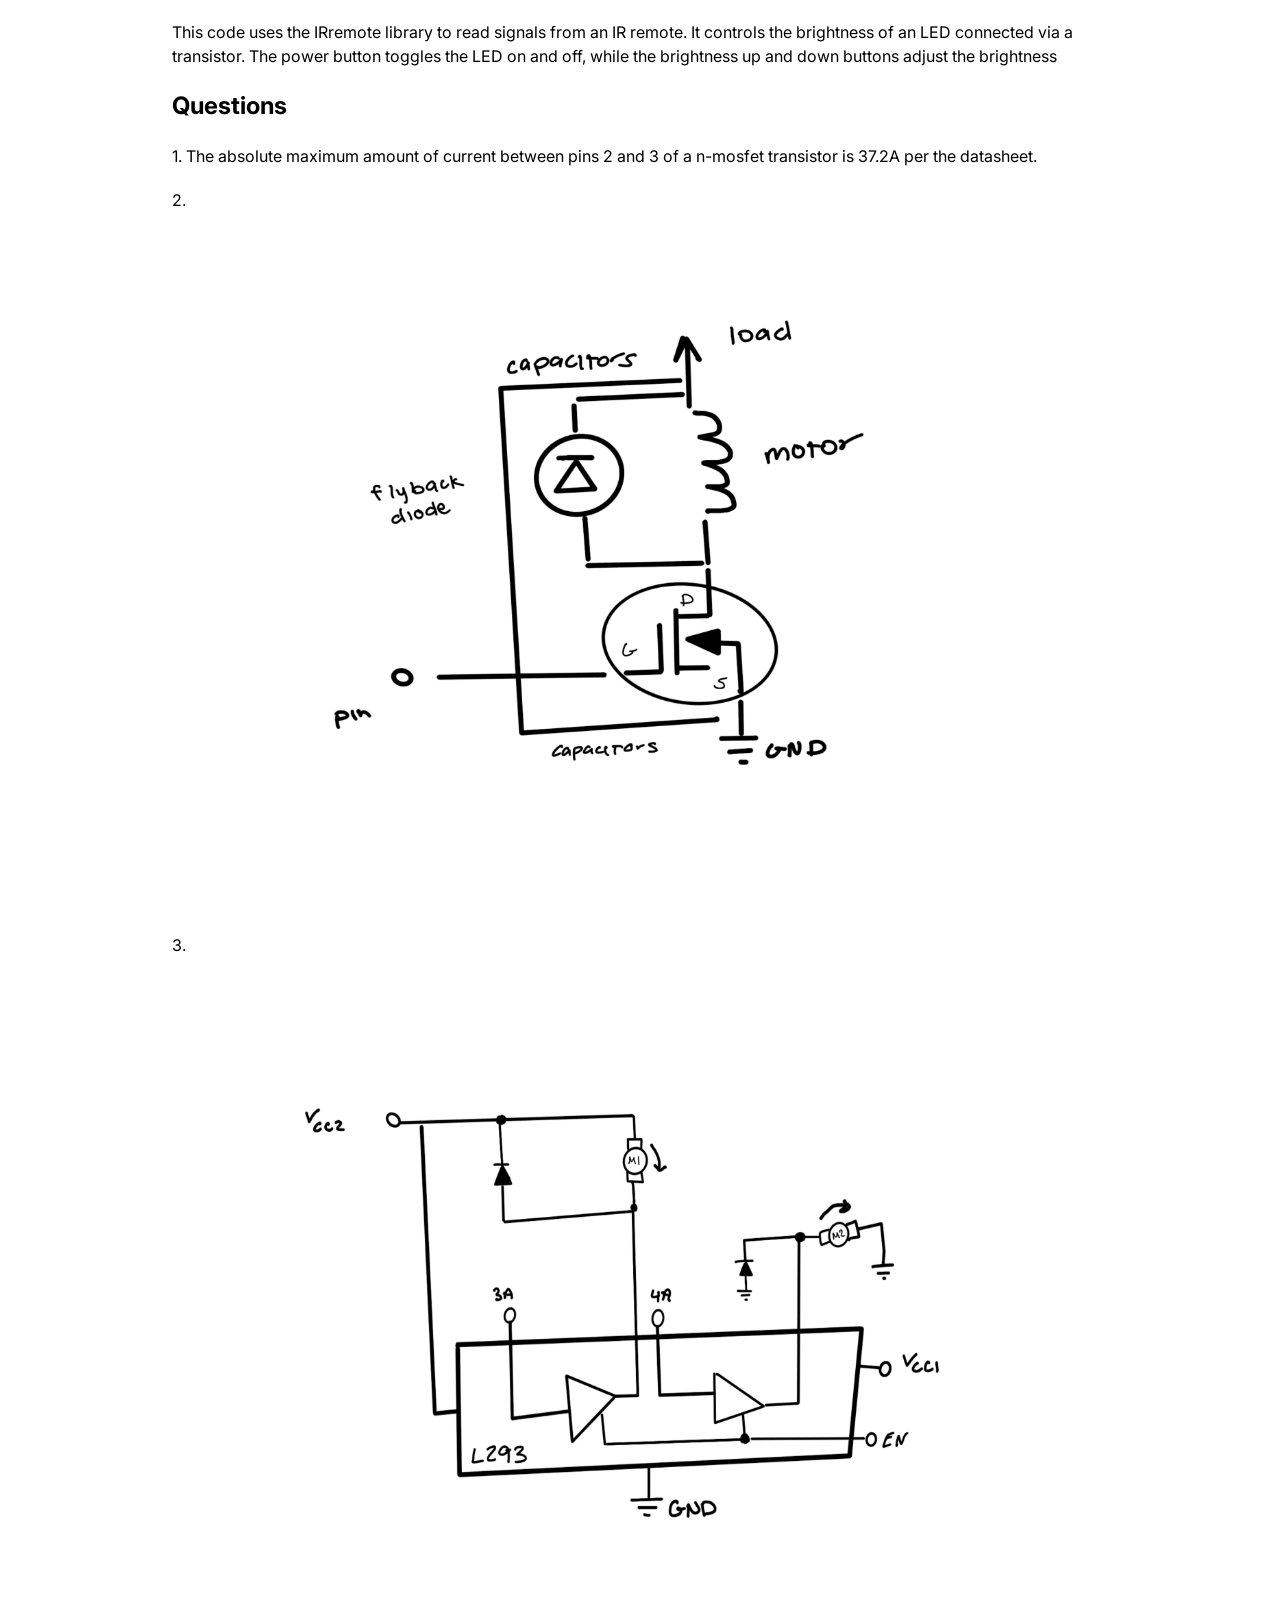
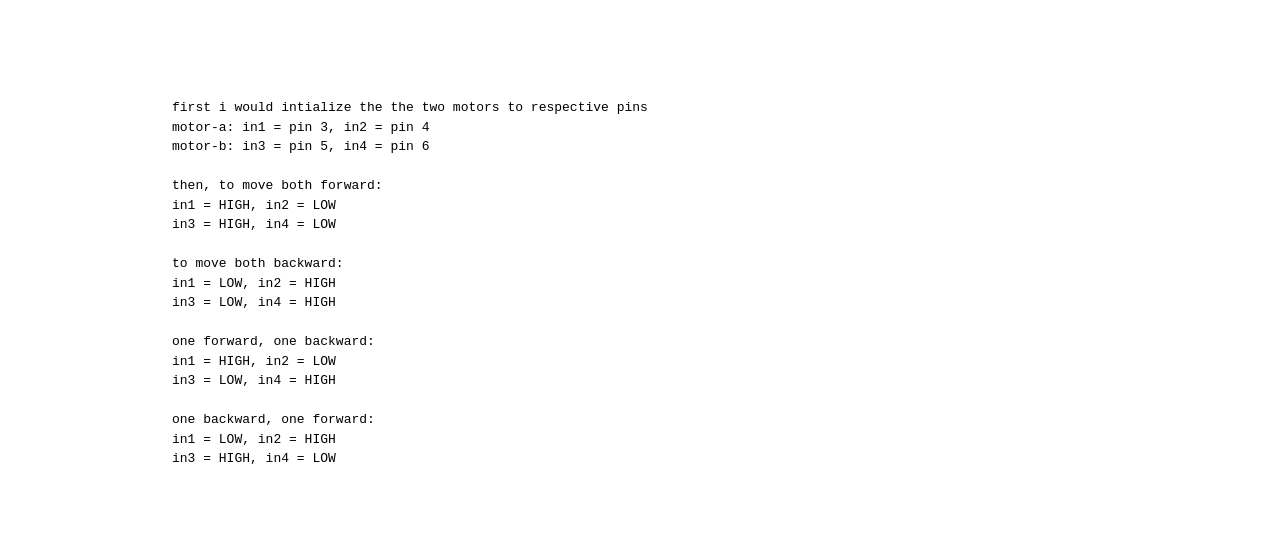
<file: 439/a5.html>
<!DOCTYPE html>
<html>
  <head>
    <meta charset="utf-8" />
    <meta name="viewport" content="width=device-width, maximum-scale=1.0" />

    <title>A5: High(er) Voltage and Transistors! - Kristian Mingoy</title>

    <link href="style.css" rel="stylesheet" type="text/css" />
  </head>
  <body>
    <header>
      <h1>A4: High(er) Voltage and Transistors - Documentation</h1>
    </header>

    <section>
      <iframe 
          width="100%" height="500" 
          src="https://www.youtube.com/embed/Nb1RAJsGRRk?si=NeYlsZ3cSNXomPKc"
          title="A5 Circuit Operation Video" 
          frameborder="0" 
          allow="accelerometer; autoplay; clipboard-write; encrypted-media; gyroscope; picture-in-picture" 
          allowfullscreen>
      </iframe>
      <p> For my A5 circuit, I used a transistor to control an LED with PWM signals from an Arduino and an 
        IR receiver, while the LED is powered separately by a 9V supply.
      </p>
    </section>

    <section>
      <h2>Schematic</h2>
      <img src="images/A5-schematic2.png" /> 
      <p> The schematic for this circuit shows how the components are connected. The transistor is used to control 
        the power supplied to the LED load. A gate resistor is included to limit the current from the Arduino pin, and a series resistor is 
        placed with the LED to limit the current through it. The IR receiver is connected to pin 11 for signal input, with its power and 
        ground connected to the Arduino.
      </p>
    </section>

     <section>
      <h2>Circuit</h2>
      <img src="images/a5-circuit.jpg" /> 
      <p> The physical circuit ensures that all components are properly connected as per the schematic.
      </p> 
    </section>

    <section>
      <h2>Code Snippet - Circuit Operation</h2>
      <pre><code>
#include <IRremote.h> //intialize IRremote library

#define IR_RECEIVE_PIN 11 //set IR receiver output pin
#define LED_GATE_PIN 9 //set LED conencted to transistor pin

int brightness = 128; //set beginning brightness
bool ledOn = true; //set LED state

void setup() {
  Serial.begin(9600); //start serial communication
  IrReceiver.begin(IR_RECEIVE_PIN); //start IR receiver
  pinMode(LED_GATE_PIN, OUTPUT); //set transistor gate pin as OUTPUT
  analogWrite(LED_GATE_PIN, brightness); //set initial LED brightness
  Serial.println("IR-LED Ready"); //state readiness
}

void loop() {
  if (IrReceiver.decode()) { //check IR receiver signla
    unsigned long code = IrReceiver.decodedIRData.decodedRawData; //store the received IR code
    Serial.println(code, HEX); //print IR code

    switch (code) { //IR codes
      case 0xBA45FF00: //power button
        ledOn = !ledOn; //turn LED on/off
        analogWrite(LED_GATE_PIN, ledOn ? brightness : 0); //apply PWM based on LED state
        break;

      case 0xF609FF00: //brightness up button
        brightness = min(255, brightness + 25); //increase brightness
        analogWrite(LED_GATE_PIN, brightness); //apply new brightness to transistor gate
        break;

      case 0xF807FF00: //brightness down button
        brightness = max(0, brightness - 25); //decrease brightness
        analogWrite(LED_GATE_PIN, brightness); //apply new brightness to transistor gate
        break;
    }

    IrReceiver.resume(); //prepare IR receiver for next signal
  }
}
      </code></pre>
      <p> This code uses the IRremote library to read signals from an IR remote. It controls the brightness of an LED connected via a transistor. 
        The power button toggles the LED on and off, while the brightness up and down buttons adjust the brightness
      </p>
    </section>

    </section>
      <h2>Questions</h2>
      <p> 1. The absolute maximum amount of current between pins 2 and 3 of a n-mosfet transistor 
        is 37.2A per the datasheet.
      </p> 
      <p> 2.
        <img src="images/A5-q2.png" /> 
      </p> 
      <p> 3. 
        <img src="images/A5-q3.png" /> 
        <pre><code>
first i would intialize the the two motors to respective pins 
motor-a: in1 = pin 3, in2 = pin 4
motor-b: in3 = pin 5, in4 = pin 6

then, to move both forward:
in1 = HIGH, in2 = LOW
in3 = HIGH, in4 = LOW

to move both backward:
in1 = LOW, in2 = HIGH
in3 = LOW, in4 = HIGH

one forward, one backward:
in1 = HIGH, in2 = LOW
in3 = LOW, in4 = HIGH

one backward, one forward:
in1 = LOW, in2 = HIGH
in3 = HIGH, in4 = LOW
        </code></pre>
      </p> 
  </body>
</html>
</file>
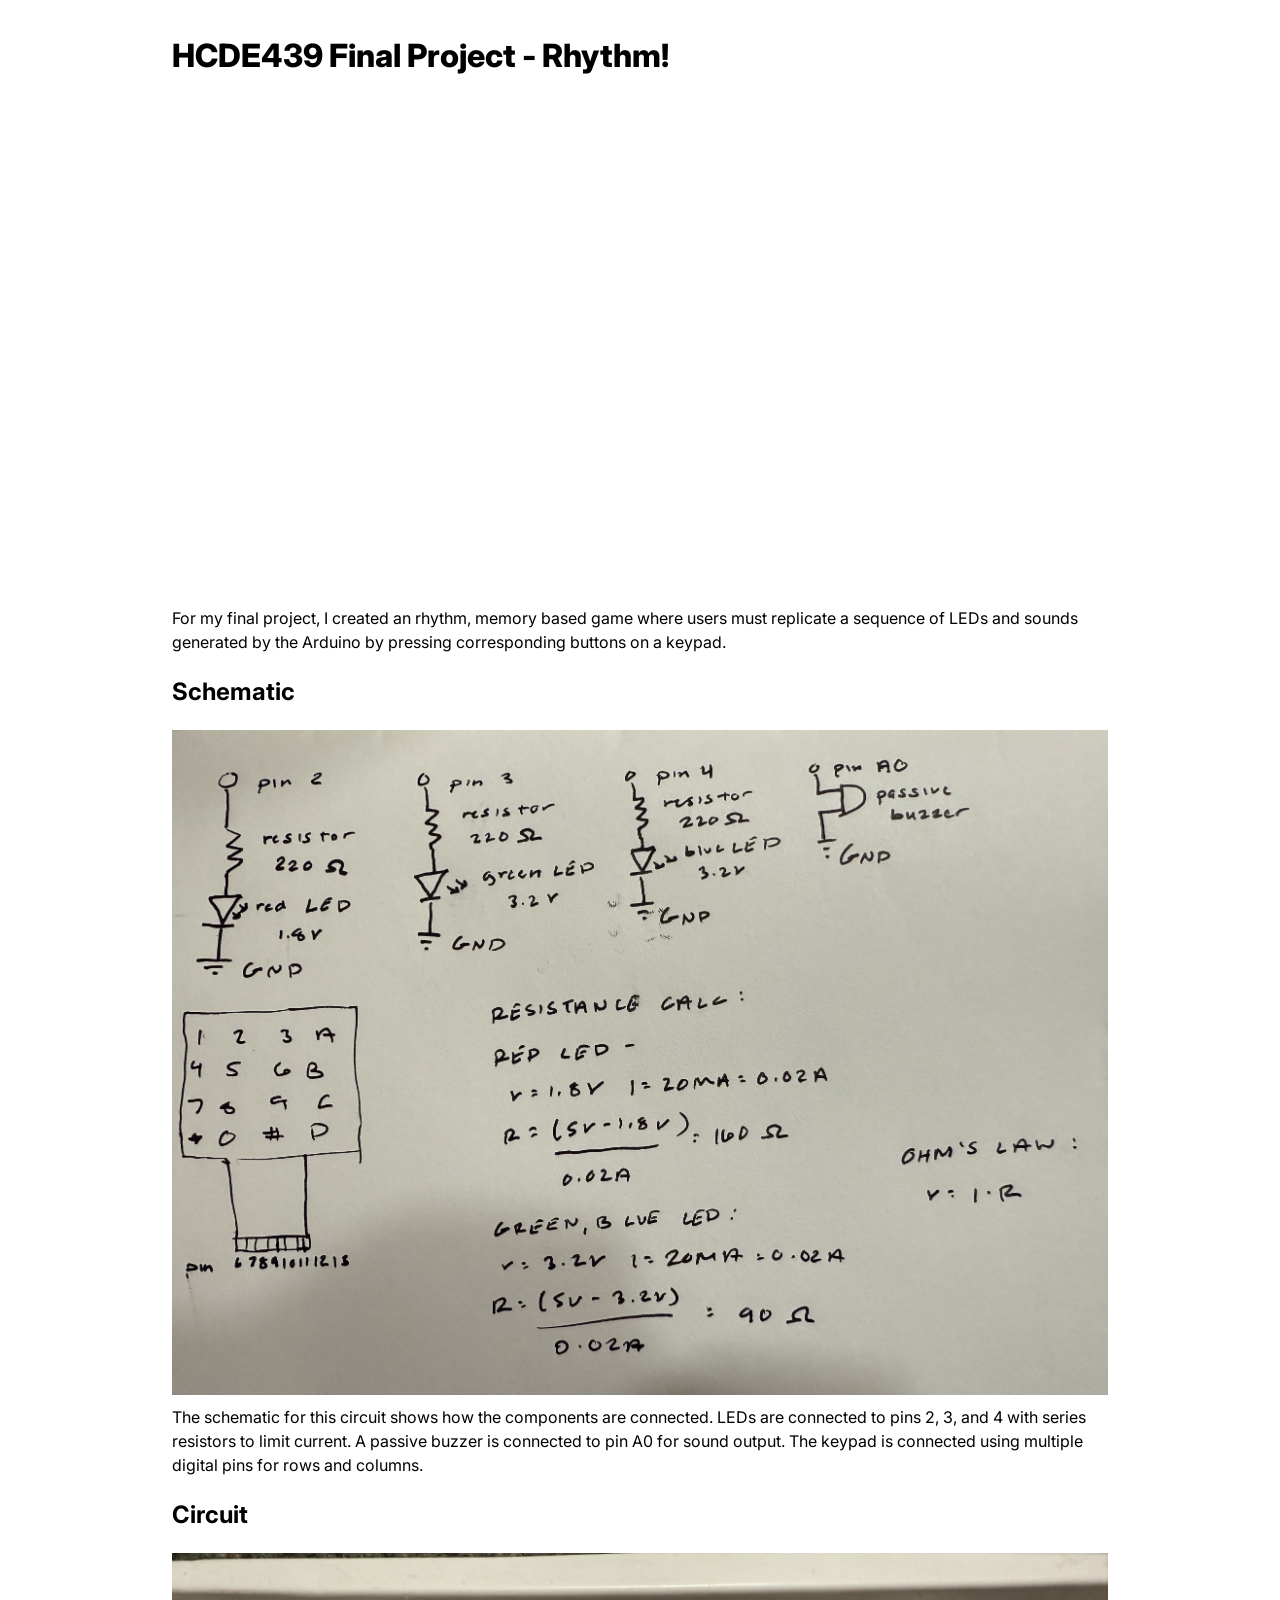
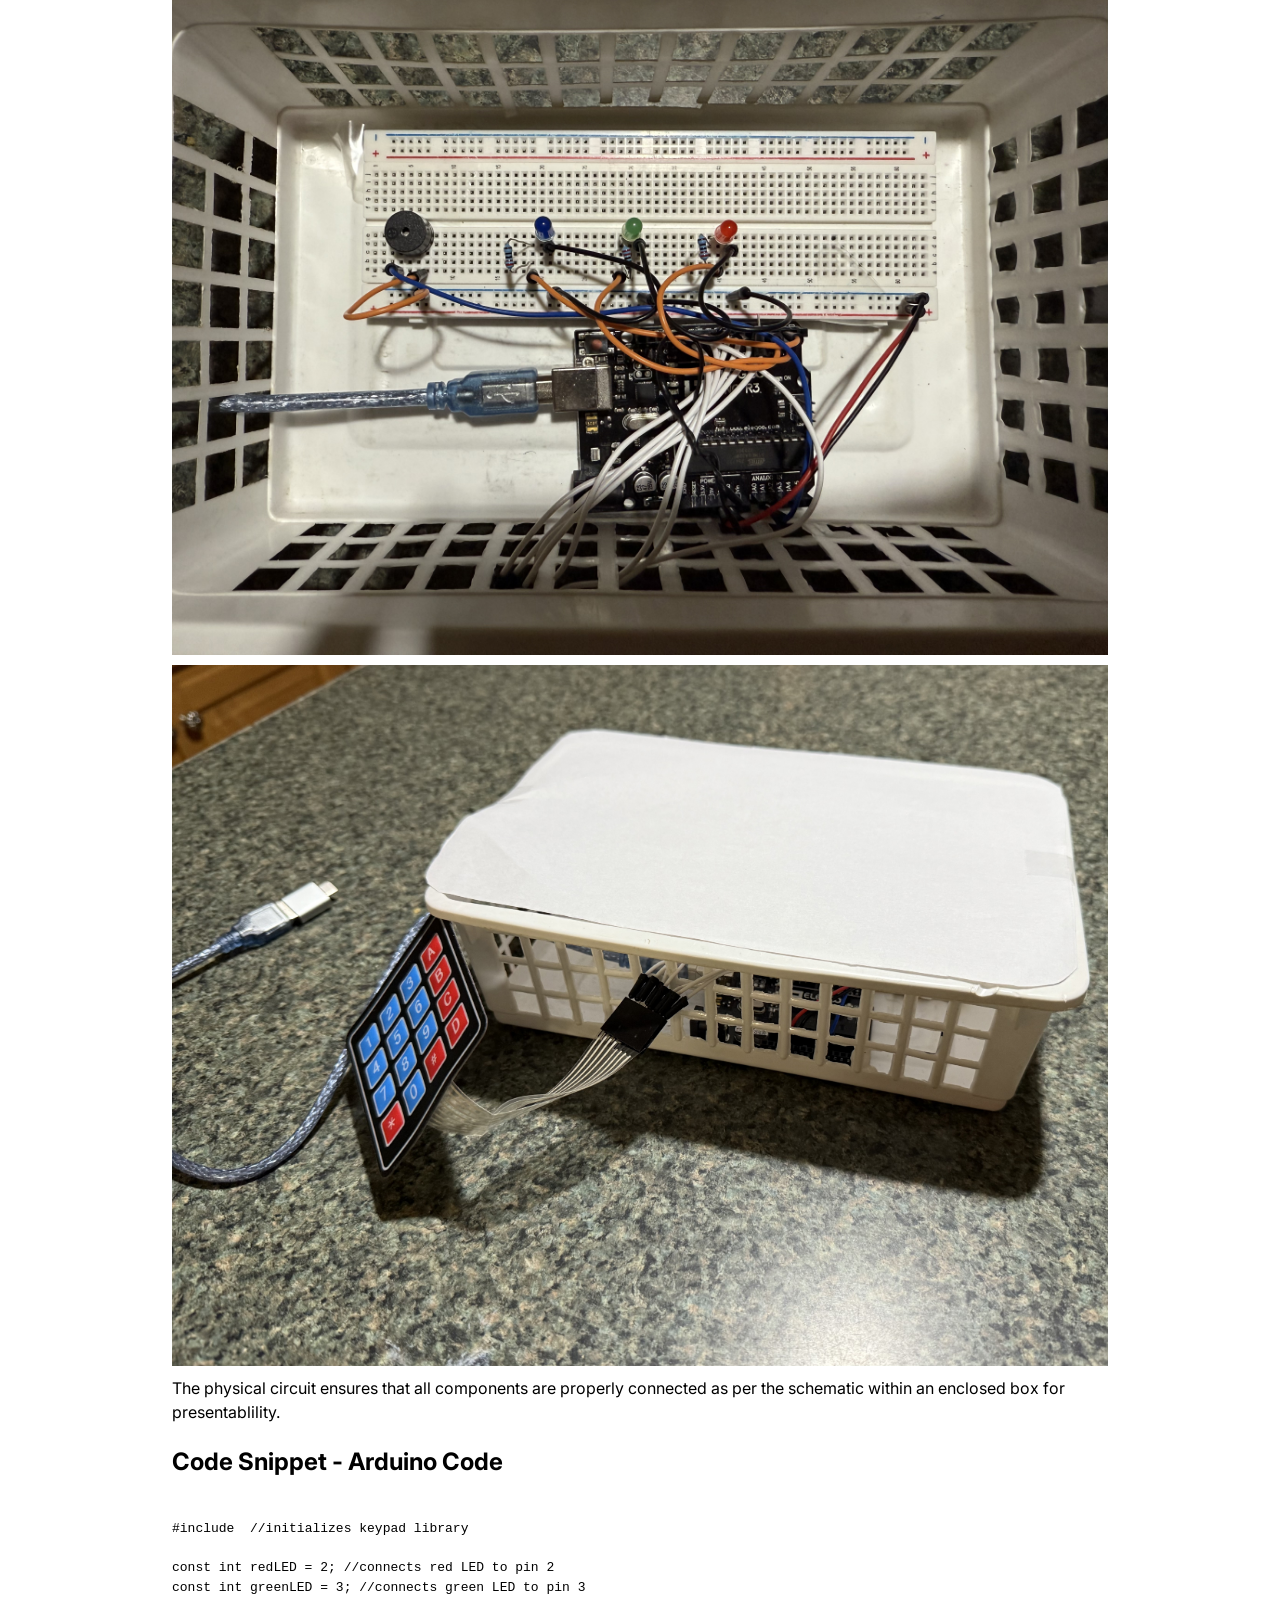
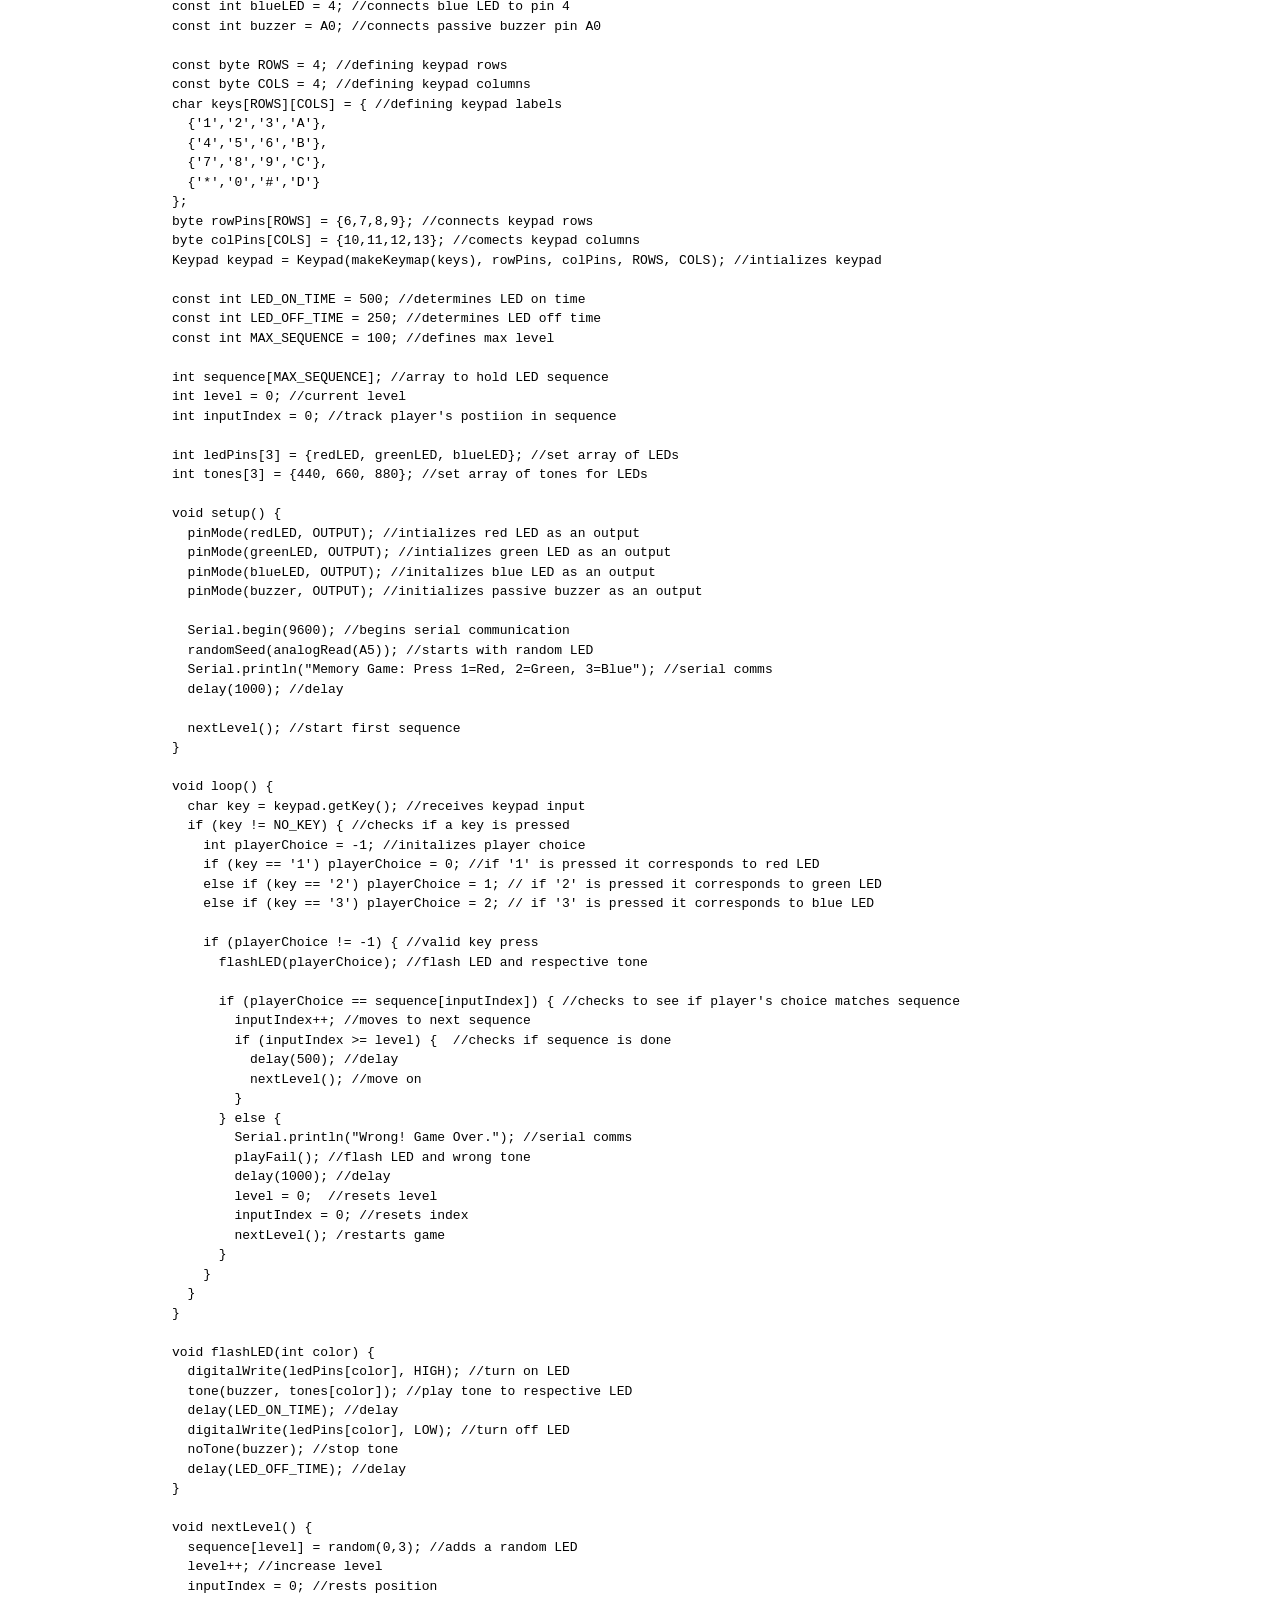
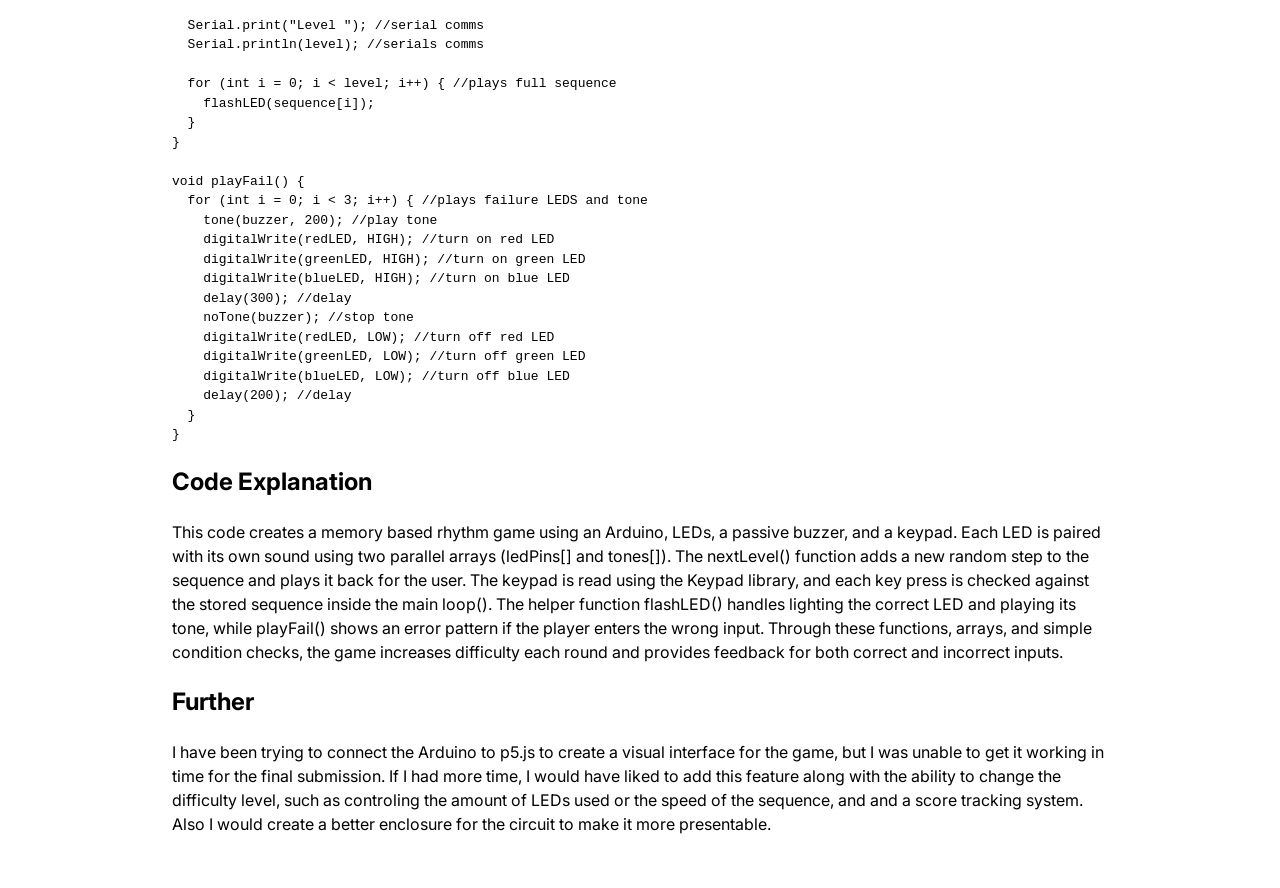
<file: 439/finalProject.html>
<!DOCTYPE html>
<html>
  <head>
    <meta charset="utf-8" />
    <meta name="viewport" content="width=device-width, maximum-scale=1.0" />

    <title>Rhythm! - Kristian Mingoy</title>

    <link href="style.css" rel="stylesheet" type="text/css" />
  </head>
  <body>
    <header>
      <h1>HCDE439 Final Project - Rhythm!</h1>
    </header>

    <section>
      <iframe 
          width="100%" height="500" 
          src="https://www.youtube.com/embed/TfCgjX4nsPU?si=2fK5-mgwbnkX2jrr"
          title="A6 Circuit Operation Video" 
          frameborder="0" 
          allow="accelerometer; autoplay; clipboard-write; encrypted-media; gyroscope; picture-in-picture" 
          allowfullscreen>
      </iframe>
      <p> For my final project, I created an rhythm, memory based game where users must 
        replicate a sequence of LEDs and sounds generated by the Arduino by pressing corresponding buttons 
        on a keypad. 
      </p>
    </section>

    <section>
      <h2>Schematic</h2>
      <img src="images/finalp-schematic.jpg" /> 
      <p> The schematic for this circuit shows how the components are connected. LEDs are connected to pins 2, 3, and 4 with series resistors to limit current. 
        A passive buzzer is connected to pin A0 for sound output. The keypad is connected using multiple digital pins for rows and columns.
      </p>
    </section>

     <section>
      <h2>Circuit</h2>
      <img src="images/finalp-circuit.jpg" /> 
      <img src="images/finalp-circuit2.jpg" /> 
      <p> The physical circuit ensures that all components are properly connected as per the schematic 
        within an enclosed box for presentablility.
      </p> 
    </section>

    <section>
      <h2>Code Snippet - Arduino Code</h2>
      <pre><code>
#include <Keypad.h> //initializes keypad library

const int redLED = 2; //connects red LED to pin 2
const int greenLED = 3; //connects green LED to pin 3
const int blueLED = 4; //connects blue LED to pin 4
const int buzzer = A0; //connects passive buzzer pin A0

const byte ROWS = 4; //defining keypad rows
const byte COLS = 4; //defining keypad columns
char keys[ROWS][COLS] = { //defining keypad labels
  {'1','2','3','A'},
  {'4','5','6','B'},
  {'7','8','9','C'},
  {'*','0','#','D'}
};
byte rowPins[ROWS] = {6,7,8,9}; //connects keypad rows
byte colPins[COLS] = {10,11,12,13}; //comects keypad columns
Keypad keypad = Keypad(makeKeymap(keys), rowPins, colPins, ROWS, COLS); //intializes keypad

const int LED_ON_TIME = 500; //determines LED on time
const int LED_OFF_TIME = 250; //determines LED off time
const int MAX_SEQUENCE = 100; //defines max level

int sequence[MAX_SEQUENCE]; //array to hold LED sequence
int level = 0; //current level
int inputIndex = 0; //track player's postiion in sequence

int ledPins[3] = {redLED, greenLED, blueLED}; //set array of LEDs
int tones[3] = {440, 660, 880}; //set array of tones for LEDs

void setup() {
  pinMode(redLED, OUTPUT); //intializes red LED as an output
  pinMode(greenLED, OUTPUT); //intializes green LED as an output
  pinMode(blueLED, OUTPUT); //initalizes blue LED as an output
  pinMode(buzzer, OUTPUT); //initializes passive buzzer as an output
  
  Serial.begin(9600); //begins serial communication 
  randomSeed(analogRead(A5)); //starts with random LED
  Serial.println("Memory Game: Press 1=Red, 2=Green, 3=Blue"); //serial comms
  delay(1000); //delay
  
  nextLevel(); //start first sequence
}

void loop() {
  char key = keypad.getKey(); //receives keypad input
  if (key != NO_KEY) { //checks if a key is pressed 
    int playerChoice = -1; //initalizes player choice
    if (key == '1') playerChoice = 0; //if '1' is pressed it corresponds to red LED
    else if (key == '2') playerChoice = 1; // if '2' is pressed it corresponds to green LED
    else if (key == '3') playerChoice = 2; // if '3' is pressed it corresponds to blue LED

    if (playerChoice != -1) { //valid key press 
      flashLED(playerChoice); //flash LED and respective tone 

      if (playerChoice == sequence[inputIndex]) { //checks to see if player's choice matches sequence 
        inputIndex++; //moves to next sequence 
        if (inputIndex >= level) {  //checks if sequence is done
          delay(500); //delay
          nextLevel(); //move on 
        }
      } else {
        Serial.println("Wrong! Game Over."); //serial comms
        playFail(); //flash LED and wrong tone
        delay(1000); //delay
        level = 0;  //resets level
        inputIndex = 0; //resets index
        nextLevel(); /restarts game
      }
    }
  }
}

void flashLED(int color) {
  digitalWrite(ledPins[color], HIGH); //turn on LED
  tone(buzzer, tones[color]); //play tone to respective LED
  delay(LED_ON_TIME); //delay
  digitalWrite(ledPins[color], LOW); //turn off LED
  noTone(buzzer); //stop tone
  delay(LED_OFF_TIME); //delay
}

void nextLevel() {
  sequence[level] = random(0,3); //adds a random LED 
  level++; //increase level
  inputIndex = 0; //rests position
  
  Serial.print("Level "); //serial comms
  Serial.println(level); //serials comms
  
  for (int i = 0; i < level; i++) { //plays full sequence
    flashLED(sequence[i]);
  }
}

void playFail() { 
  for (int i = 0; i < 3; i++) { //plays failure LEDS and tone
    tone(buzzer, 200); //play tone 
    digitalWrite(redLED, HIGH); //turn on red LED 
    digitalWrite(greenLED, HIGH); //turn on green LED
    digitalWrite(blueLED, HIGH); //turn on blue LED
    delay(300); //delay
    noTone(buzzer); //stop tone
    digitalWrite(redLED, LOW); //turn off red LED
    digitalWrite(greenLED, LOW); //turn off green LED
    digitalWrite(blueLED, LOW); //turn off blue LED
    delay(200); //delay
  }
}
      </code></pre>
    </section>

    <section>
      <h2>Code Explanation</h2>
      <p> This code creates a memory based rhythm game using an Arduino, LEDs, a passive buzzer, and a keypad.
        Each LED is paired with its own sound using two parallel arrays (ledPins[] and tones[]). The nextLevel() 
        function adds a new random step to the sequence and plays it back for the user. The keypad is read using the Keypad library, 
        and each key press is checked against the stored sequence inside the main loop(). The helper function flashLED() handles lighting the correct 
        LED and playing its tone, while playFail() shows an error pattern if the player enters the wrong input. Through these functions, arrays, and 
        simple condition checks, the game increases difficulty each round and provides feedback for both correct and incorrect inputs.
      </p>
    </section>    

     <section>
      <h2>Further </h2>
      <p> I have been trying to connect the Arduino to p5.js to create a visual interface for the game, 
        but I was unable to get it working in time for the final submission. If I had more time, I would have liked to add this feature 
        along with the ability to change the difficulty level, such as controling the amount of LEDs used or the speed of the sequence, and 
        and a score tracking system. Also I would create a better enclosure for the circuit to make it more presentable.
      </p>
    </section>       
  </body>
</html>
</file>
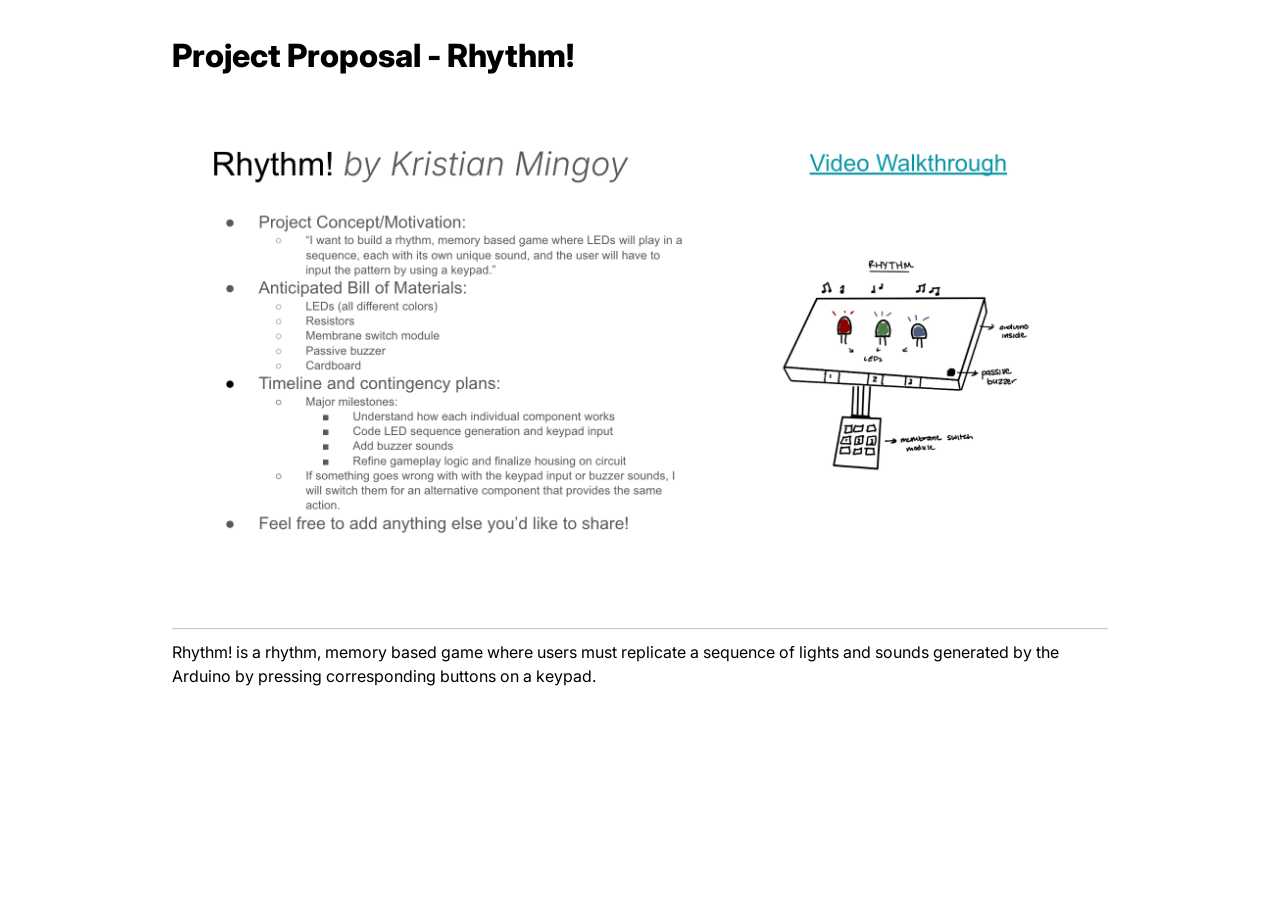
<file: 439/projectProposal.html>
<!DOCTYPE html>
<html>
  <head>
    <meta charset="utf-8" />
    <meta name="viewport" content="width=device-width, maximum-scale=1.0" />

    <title>Project Proposal - Kristian Mingoy</title>

    <link href="style.css" rel="stylesheet" type="text/css" />
  </head>
  <body>
    <header>
      <h1>Project Proposal - Rhythm! </h1>
    </header>

    <section>
      <img src="images/projectProposal.png" /> 
      <p> Rhythm! is a rhythm, memory based game where users must replicate a sequence of lights and sounds 
        generated by the Arduino by pressing corresponding buttons on a keypad. 
      </p>
    </section>
  </body>
</html>
</file>
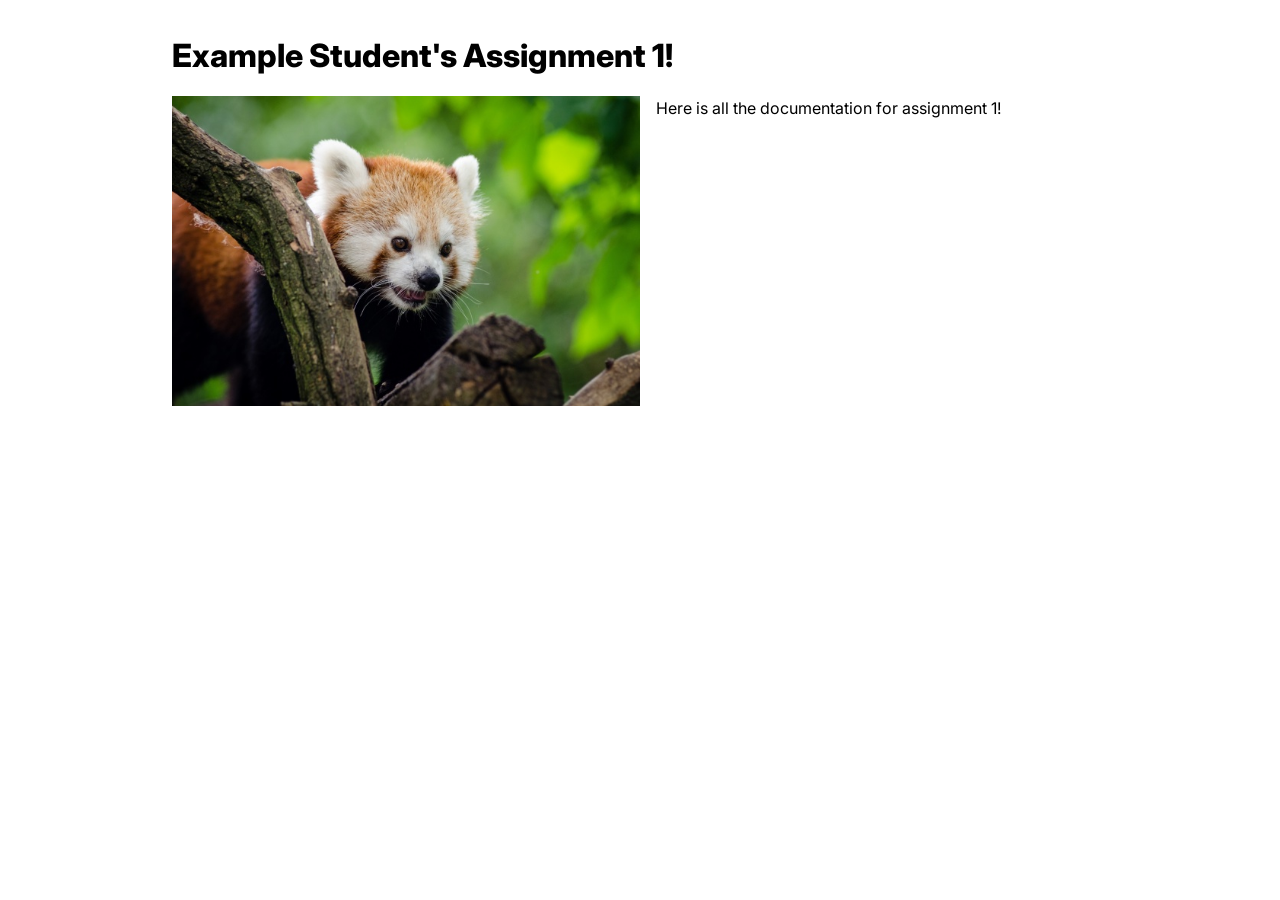
<file: template/a1.html>
<!DOCTYPE html>
<html>
  <head>
    <meta charset="utf-8" />
    <meta name="viewport" content="width=device-width, maximum-scale=1.0" />

    <title>Example Student's HCDE 439 Physical Computing Page!</title>

    <link href="style.css" rel="stylesheet" type="text/css" />
  </head>
  <body>
    <h1>Example Student's Assignment 1!</h1>
    <div class="header">
      <img src="red-panda.jpg" />
      <p>Here is all the documentation for assignment 1!</p>
    </div>
  </body>
</html>
</file>
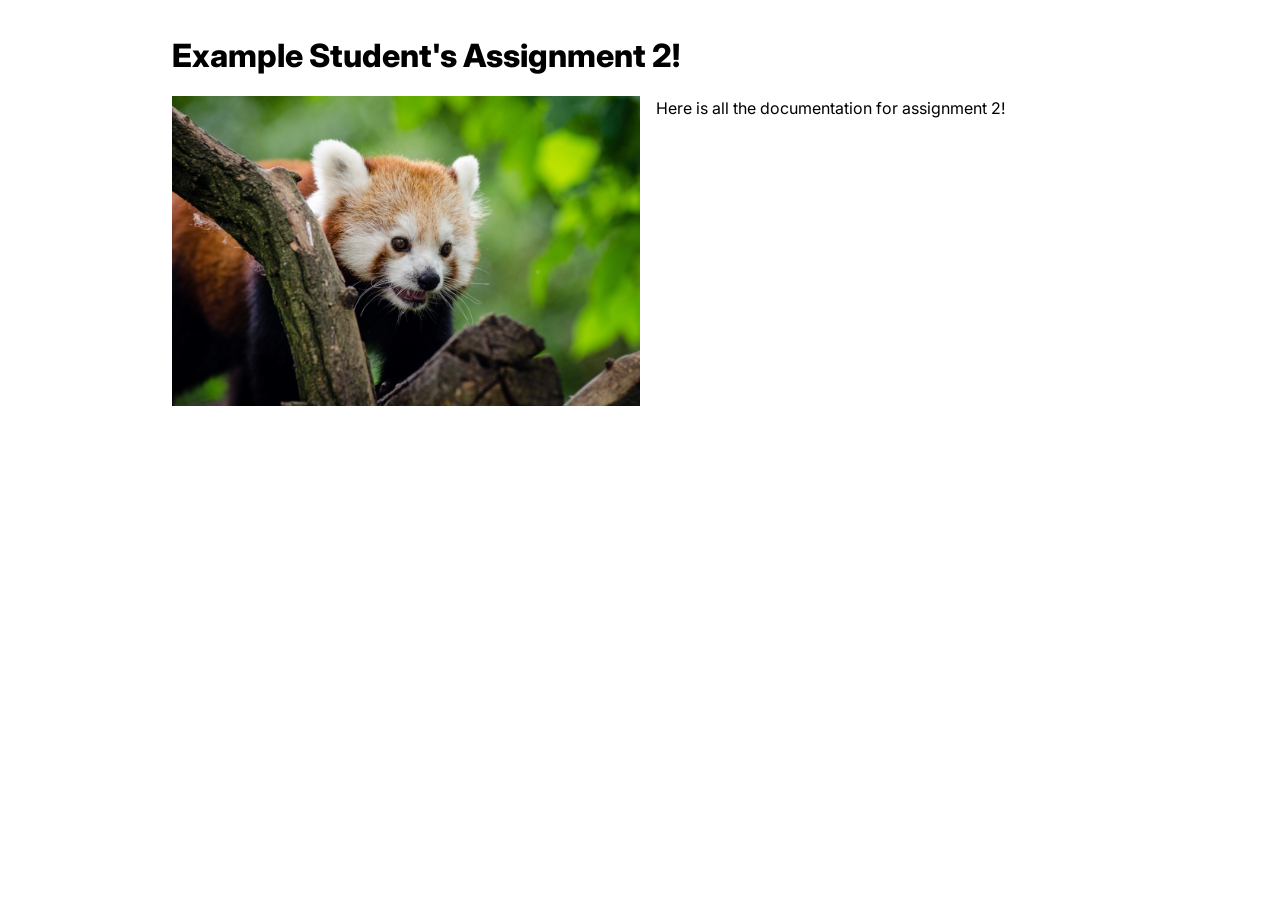
<file: template/a2.html>
<!DOCTYPE html>
<html>
  <head>
    <meta charset="utf-8" />
    <meta name="viewport" content="width=device-width, maximum-scale=1.0" />

    <title>Example Student's HCDE 439 Physical Computing Page!</title>

    <link href="style.css" rel="stylesheet" type="text/css" />
  </head>
  <body>
    <h1>Example Student's Assignment 2!</h1>
    <div class="header">
      <img src="red-panda.jpg" />
      <p>Here is all the documentation for assignment 2!</p>
    </div>
  </body>
</html>
</file>
<file: 439/style.css>
@import url("https://fonts.googleapis.com/css2?family=Inter:wght@100;200;300;400;500;600;700;800;900&display=swap");

*,
*::before,
*::after {
  box-sizing: border-box;
}

* {
  margin: 0;
}

img,
picture,
video,
canvas,
svg {
  display: block;
  max-width: 100%;
  margin-bottom: 10px;
}

body {
  font-family: "Inter", sans-serif;
  line-height: 1.5;
  -webkit-font-smoothing: antialiased;
  max-width: 1000px;
  padding: 2em;
  margin: auto;
}

p {
    margin-bottom: 20px;
}

h1 {
  font-weight: 800;
  margin-bottom: 20px;
}

h2 {
  font-weight: 700;
  margin-bottom: 20px;
}


.header {
  display: flex;
  gap: 1em;
  margin-top: 1em;
}

.header img {
  width: 50%;
  object-fit: cover;
}

.grid {
  display: grid;
  grid-template-columns: repeat(auto-fit, minmax(250px, 1fr));
  gap: 1em;
  margin-top: 2em;
}

.assignment a {
  color: #000;
  text-decoration: none;
}

.assignment a:hover {
  color: #f06;
}

.assignment img {
  aspect-ratio: 1;
  object-fit: cover;
}

.assignment p {
  margin-top: 0.5em;
}
</file>
<file: template/style.css>
@import url("https://fonts.googleapis.com/css2?family=Inter:wght@100;200;300;400;500;600;700;800;900&display=swap");

*,
*::before,
*::after {
  box-sizing: border-box;
}

* {
  margin: 0;
}

img,
picture,
video,
canvas,
svg {
  display: block;
  max-width: 100%;
}

body {
  font-family: "Inter", sans-serif;
  line-height: 1.5;
  -webkit-font-smoothing: antialiased;
  max-width: 1000px;
  padding: 2em;
  margin: auto;
}

h1 {
  font-weight: 800;
}

h2 {
  font-weight: 700;
}

.header {
  display: flex;
  gap: 1em;
  margin-top: 1em;
}

.header img {
  width: 50%;
  object-fit: cover;
}

.grid {
  display: grid;
  grid-template-columns: repeat(auto-fit, minmax(250px, 1fr));
  gap: 1em;
  margin-top: 2em;
}

.assignment a {
  color: #000;
  text-decoration: none;
}

.assignment a:hover {
  color: #f06;
}

.assignment img {
  aspect-ratio: 1;
  object-fit: cover;
}

.assignment p {
  margin-top: 0.5em;
}
</file>
